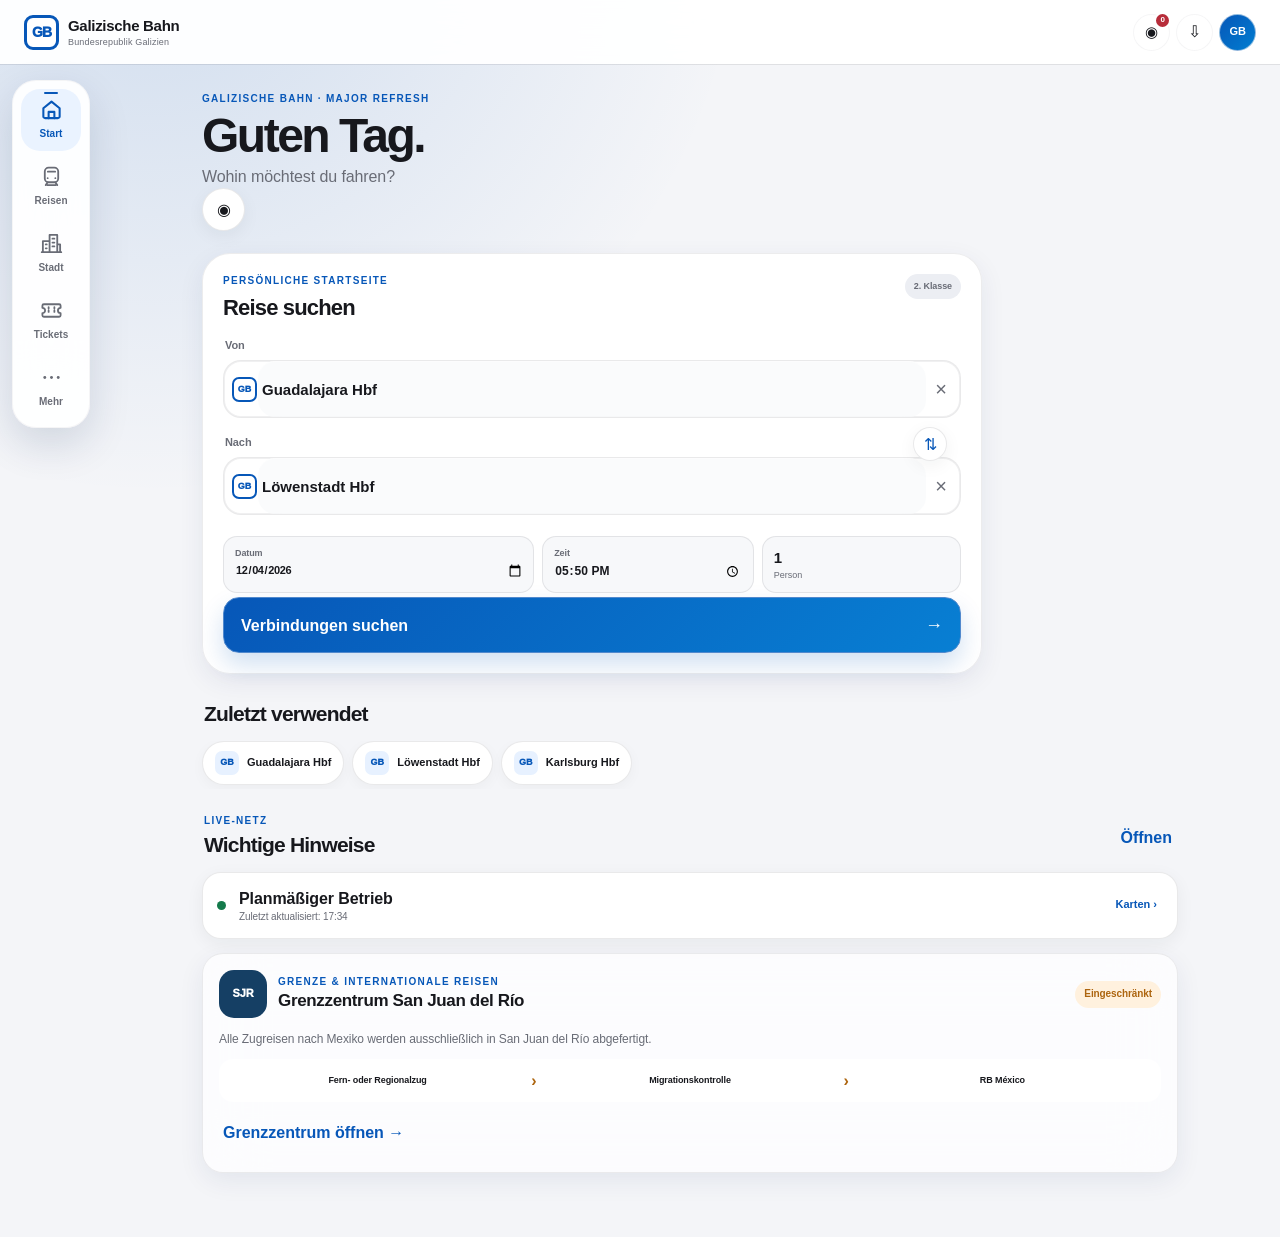
<file: index.html>
<!doctype html>
<html lang="de">
<head>
  <meta charset="utf-8">
  <meta name="viewport" content="width=device-width,initial-scale=1,viewport-fit=cover">
  <meta name="theme-color" content="#0757b8">
  <meta name="description" content="Galizische Bahn v0.9.3.1 – Major Refresh, optimierte Reiseplanung, Offline-Tickets und fahrplanbasierte Live-Reisen.">
  <meta name="apple-mobile-web-app-capable" content="yes">
  <meta name="apple-mobile-web-app-status-bar-style" content="black-translucent">
  <meta name="apple-mobile-web-app-title" content="GBahn">
  <meta name="mobile-web-app-capable" content="yes">
  <meta name="format-detection" content="telephone=no">
  <link rel="manifest" href="./manifest.webmanifest">
  <link rel="apple-touch-icon" href="./icons/apple-touch-icon.png">
  <link rel="apple-touch-startup-image" href="./icons/splash-1179x2556.png" media="(device-width:393px) and (device-height:852px) and (-webkit-device-pixel-ratio:3)">
  <link rel="apple-touch-startup-image" href="./icons/splash-1290x2796.png" media="(device-width:430px) and (device-height:932px) and (-webkit-device-pixel-ratio:3)">
  <link rel="icon" type="image/png" sizes="32x32" href="./icons/favicon-32.png">
  <link rel="stylesheet" href="./app.css?v=0.9.3.1-duo-adaptive1">
  <title>Galizische Bahn</title>
</head>
<body data-release="0.9.3.1">
  <a class="skip-link" href="#mainView">Zum Inhalt springen</a>
  <div class="app-shell">
    <header class="app-header">
      <button id="brandButton" class="brand-button" type="button" aria-label="Startseite">
        <span class="brand-logo" aria-hidden="true"><i></i><i></i><b></b><b></b><b></b></span>
        <span><strong>Galizische Bahn</strong><small>Bundesrepublik Galizien</small></span>
      </button>
      <div class="header-actions">
        <button id="notificationButton" class="circle-button notification-button" type="button" aria-label="Mitteilungen"><span aria-hidden="true">◉</span><i id="notificationCount" hidden></i></button><span id="onlineBadge" class="online-badge"></span>
        <button id="installButton" class="circle-button" type="button" hidden aria-label="Installieren">⇩</button>
        <button id="avatarButton" class="avatar-button" type="button">DJ</button>
      </div>
    </header>
    <main id="mainView" class="main-view" tabindex="-1" aria-live="polite"></main>
    <nav class="bottom-nav" aria-label="Hauptnavigation">
      <button class="nav-button active" data-route="home" type="button"><span class="nav-icon"><svg viewBox="0 0 24 24" aria-hidden="true"><path d="M3.5 10.7 12 3.8l8.5 6.9v8.5a1.8 1.8 0 0 1-1.8 1.8H5.3a1.8 1.8 0 0 1-1.8-1.8z"/><path d="M9 21v-6.5h6V21"/></svg></span><small data-copy="navHome">Start</small></button>
      <button class="nav-button" data-route="travel" type="button"><span class="nav-icon"><svg viewBox="0 0 24 24" aria-hidden="true"><rect x="5" y="2.8" width="14" height="15.2" rx="4"/><path d="M8.2 7h7.6M8 13.7h.01M16 13.7h.01M8 18l-2 3M16 18l2 3M8 21h8"/></svg></span><small data-copy="navTravel">Reisen</small></button>
      <button class="nav-button" data-route="city" type="button"><span class="nav-icon"><svg viewBox="0 0 24 24" aria-hidden="true"><path d="M3 21V9.5h7V21M10 21V3h8v18M18 21v-8h3v8M1.8 21h20.4"/><path d="M6 13h1M6 17h1M13 7h2M13 11h2M13 15h2"/></svg></span><small data-copy="navCity">Stadt</small></button>
      <button class="nav-button" data-route="tickets" type="button"><span class="nav-icon"><svg viewBox="0 0 24 24" aria-hidden="true"><path d="M4 5.5h16a1.5 1.5 0 0 1 1.5 1.5v2.2a2.8 2.8 0 0 0 0 5.6V17a1.5 1.5 0 0 1-1.5 1.5H4A1.5 1.5 0 0 1 2.5 17v-2.2a2.8 2.8 0 0 0 0-5.6V7A1.5 1.5 0 0 1 4 5.5Z"/><path d="M9 8.5v7M15 8.5v7" stroke-dasharray="1.5 2"/></svg></span><small data-copy="navTickets">Tickets</small></button>
      <button class="nav-button" data-route="more" type="button"><span class="nav-icon"><svg viewBox="0 0 24 24" aria-hidden="true"><circle cx="5" cy="12" r="1.5"/><circle cx="12" cy="12" r="1.5"/><circle cx="19" cy="12" r="1.5"/></svg></span><small data-copy="navMore">Mehr</small></button>
    </nav>
  </div>
  <div id="modalRoot"></div>
  <div id="toastRoot" class="toast-root" aria-live="polite"></div>
  <div id="updateBanner" class="update-banner" hidden></div>
  <noscript>Diese Anwendung benötigt JavaScript.</noscript>
  <script type="module" src="./app.js?v=0.9.3.1-duo-adaptive1"></script>
</body>
</html>
</file>
<file: app.css>
:root{--bg:#f2f3f6;--surface:#fff;--surface2:#f7f7fa;--text:#18181c;--muted:#70717a;--line:rgba(30,30,35,.11);--brand:#7e1731;--brand2:#b72d50;--brandSoft:#f5e5ea;--gold:#d1a33c;--green:#16804b;--greenSoft:#e4f4eb;--orange:#bd6714;--orangeSoft:#fff0df;--red:#bf303e;--redSoft:#fde9eb;--blue:#2d68a3;--shadow:0 14px 42px rgba(24,24,30,.09);--safeTop:env(safe-area-inset-top,0px);--safeBottom:env(safe-area-inset-bottom,0px)}
html[data-theme=dark]{--bg:#0f0f12;--surface:#19191e;--surface2:#212126;--text:#f4f4f6;--muted:#aaaab2;--line:rgba(255,255,255,.11);--brand:#d34a6c;--brand2:#f06b89;--brandSoft:#351821;--gold:#edc565;--green:#58c989;--greenSoft:#123423;--orange:#f1a350;--orangeSoft:#392818;--red:#f1717b;--redSoft:#3b191d;--blue:#76ace1;--shadow:0 16px 48px rgba(0,0,0,.36)}
*{box-sizing:border-box;-webkit-tap-highlight-color:transparent}html{min-height:100%;background:var(--bg)}body{margin:0;min-height:100%;background:radial-gradient(circle at 10% -10%,color-mix(in srgb,var(--brand) 14%,transparent),transparent 32%),var(--bg);color:var(--text);font-family:-apple-system,BlinkMacSystemFont,"SF Pro Display","Segoe UI",sans-serif;line-height:1.45}button,input,select{font:inherit;color:inherit}button{cursor:pointer}button:focus-visible,input:focus-visible,select:focus-visible{outline:3px solid color-mix(in srgb,var(--brand) 28%,transparent);outline-offset:2px}.app-shell{width:min(100%,720px);min-height:100dvh;margin:auto}.app-header{position:sticky;top:0;z-index:30;display:flex;align-items:center;justify-content:space-between;min-height:calc(68px + var(--safeTop));padding:calc(10px + var(--safeTop)) 17px 10px;background:color-mix(in srgb,var(--surface) 88%,transparent);border-bottom:1px solid var(--line);backdrop-filter:blur(25px) saturate(150%);-webkit-backdrop-filter:blur(25px) saturate(150%)}.brand-button{display:flex;align-items:center;gap:10px;padding:0;border:0;background:none;text-align:left}.brand-button strong,.brand-button small{display:block}.brand-button strong{font-size:16px;letter-spacing:-.02em}.brand-button small{font-size:10px;color:var(--muted)}.brand-logo{position:relative;width:37px;height:37px;flex:none;border-radius:12px;background:linear-gradient(145deg,var(--brand),var(--brand2));box-shadow:0 8px 18px color-mix(in srgb,var(--brand) 25%,transparent)}.brand-logo i{position:absolute;top:8px;bottom:7px;width:3px;border-radius:3px;background:#fff}.brand-logo i:first-child{left:11px}.brand-logo i:nth-child(2){right:11px}.brand-logo b{position:absolute;left:8px;right:8px;height:3px;border-radius:2px;background:var(--gold)}.brand-logo b:nth-child(3){top:12px}.brand-logo b:nth-child(4){top:18px}.brand-logo b:nth-child(5){top:24px}.header-actions{display:flex;align-items:center;gap:8px}.circle-button,.avatar-button{display:grid;place-items:center;width:39px;height:39px;border:1px solid var(--line);border-radius:13px;background:var(--surface);box-shadow:0 5px 15px rgba(0,0,0,.06)}.avatar-button{border:0;background:linear-gradient(145deg,var(--brand),var(--brand2));color:#fff;font-size:12px;font-weight:800}.online-badge{padding:5px 8px;border-radius:999px;background:var(--greenSoft);color:var(--green);font-size:10px;font-weight:800}.online-badge.offline{background:var(--orangeSoft);color:var(--orange)}.main-view{min-height:calc(100dvh - 68px);padding:21px 16px calc(103px + var(--safeBottom))}.bottom-nav{position:fixed;z-index:40;left:50%;bottom:max(10px,var(--safeBottom));transform:translateX(-50%);display:grid;grid-template-columns:repeat(5,1fr);width:min(calc(100% - 22px),680px);padding:8px;border:1px solid var(--line);border-radius:23px;background:color-mix(in srgb,var(--surface) 90%,transparent);box-shadow:var(--shadow);backdrop-filter:blur(25px);-webkit-backdrop-filter:blur(25px)}.nav-button{padding:6px 2px;border:0;border-radius:16px;background:none;color:var(--muted)}.nav-button>span{display:block;height:22px;font-size:21px;line-height:20px;font-weight:800}.nav-button small{font-size:10px;font-weight:700}.nav-button.active{background:var(--brandSoft);color:var(--brand)}.page-header{margin-bottom:18px}.eyebrow{margin:0 0 4px;color:var(--brand);font-size:11px;font-weight:850;letter-spacing:.1em;text-transform:uppercase}h1,h2,h3,p{margin-top:0}h1{margin-bottom:5px;font-size:clamp(29px,8vw,39px);line-height:1.05;letter-spacing:-.045em}h2{font-size:22px;letter-spacing:-.03em}h3{font-size:17px;letter-spacing:-.02em}.subtitle,.muted{color:var(--muted)}.subtitle{margin:0;font-size:14px}.section{margin-top:22px}.section-title{display:flex;align-items:center;justify-content:space-between;gap:12px;margin:0 2px 10px}.section-title h2{margin:0}.card{border:1px solid var(--line);border-radius:22px;background:var(--surface);box-shadow:0 7px 22px rgba(0,0,0,.055)}.hero-card{position:relative;overflow:hidden;padding:21px;border-radius:27px;background:linear-gradient(135deg,#641023,#a62547 63%,#cc5571);color:#fff;box-shadow:0 20px 48px rgba(111,14,39,.26)}.hero-card:after{content:"";position:absolute;right:-80px;bottom:-125px;width:260px;height:260px;border:28px solid rgba(255,255,255,.08);border-radius:50%}.hero-head,.journey-top,.hero-foot,.section-title,.subscription-head{display:flex;align-items:center;justify-content:space-between;gap:10px}.hero-card h2{position:relative;z-index:1;margin:25px 0 17px;font-size:28px}.service-badge{display:inline-flex;align-items:center;min-height:24px;padding:4px 9px;border-radius:999px;color:#fff;background:#3c485d;font-size:11px;font-weight:850}.service-badge.ICE{background:#a71938}.service-badge.IC{background:#38455d}.service-badge.EC{background:#c58a17}.service-badge.RE{background:#367755}.service-badge.IR{background:#457660}.service-badge.NJ{background:#303057}.service-badge.S{background:#3b6e55}.status{font-size:11px;font-weight:850}.status.ok{color:#d7ffe6}.status.warn{color:#ffe0b5}.journey-card .status.ok{color:var(--green)}.journey-card .status.warn{color:var(--orange)}.hero-route,.journey-route{position:relative;z-index:1;display:grid;grid-template-columns:minmax(0,1fr) 60px minmax(0,1fr);gap:10px;align-items:center}.hero-route>span,.journey-route>span{height:2px;background:rgba(255,255,255,.45)}.hero-route strong,.hero-route small,.journey-route strong,.journey-route small{display:block}.hero-route strong{font-size:20px}.hero-route small{color:rgba(255,255,255,.76)}.hero-route>div:last-child,.journey-route>div:last-child{text-align:right}.hero-foot{position:relative;z-index:1;margin-top:18px;padding-top:14px;border-top:1px solid rgba(255,255,255,.18);font-size:12px}.text-on-dark,.link-button{padding:4px;border:0;background:none;color:inherit;font-weight:800}.link-button{color:var(--brand)}.quick-grid{display:grid;grid-template-columns:repeat(4,1fr);gap:9px;margin-top:16px}.quick{min-width:0;padding:12px 5px 10px;border:1px solid var(--line);border-radius:18px;background:var(--surface);box-shadow:0 6px 18px rgba(0,0,0,.05)}.quick b{display:grid;place-items:center;width:36px;height:36px;margin:auto;border-radius:12px;background:var(--brandSoft);color:var(--brand);font-size:18px}.quick span{display:block;margin-top:7px;font-size:10px;font-weight:750}.pass-promo,.active-pass{display:flex;align-items:center;justify-content:space-between;gap:12px;padding:17px}.pass-promo>div,.active-pass>div{display:flex;align-items:center;gap:12px}.pass-promo h3,.active-pass h3{margin-bottom:3px}.pass-promo p,.active-pass p{margin:0;color:var(--muted);font-size:12px}.pass-logo{display:grid;place-items:center;width:48px;height:48px;flex:none;border-radius:16px;background:linear-gradient(145deg,#f1d887,#b78019);color:#3b2a07;font-size:25px;font-weight:950}.pass-promo>strong,.active-pass>strong{white-space:nowrap;color:var(--brand)}.pass-promo>strong small{display:block;color:var(--muted);font-size:9px}.alerts-mini{display:grid;gap:8px}.alert-mini{display:flex;align-items:flex-start;gap:10px;padding:12px 13px;border:1px solid var(--line);border-radius:16px;background:var(--surface)}.alert-mini>span{width:9px;height:9px;margin-top:5px;border-radius:50%;background:var(--orange)}.alert-mini.ok>span{background:var(--green)}.alert-mini strong,.alert-mini small{display:block}.alert-mini small{margin-top:2px;color:var(--muted)}.federal-card{display:flex;align-items:flex-start;gap:13px;padding:16px;background:var(--orangeSoft);border-color:color-mix(in srgb,var(--orange) 24%,transparent)}.federal-card>span{display:grid;place-items:center;min-width:51px;height:34px;border-radius:8px;background:#153f64;color:#fff;font-size:10px;font-weight:950;letter-spacing:.08em}.federal-card h3{margin-bottom:4px}.federal-card p{margin:0;color:var(--muted);font-size:12px}.federal-card.standalone{margin-top:14px}.chips{display:flex;flex-wrap:wrap;gap:6px;margin-top:10px}.chips i{padding:5px 8px;border-radius:999px;background:color-mix(in srgb,var(--surface) 75%,transparent);font-size:10px;font-style:normal;font-weight:750}.search-card{padding:16px}.field{margin-bottom:12px}.field label{display:block;margin:0 0 6px 2px;color:var(--muted);font-size:11px;font-weight:750}.field input,.field select{width:100%;min-height:50px;padding:12px 13px;border:1px solid var(--line);border-radius:15px;background:var(--surface2)}.field input.invalid{border-color:var(--red);box-shadow:0 0 0 2px var(--redSoft)}.field small{display:block;margin:5px 2px 0;color:var(--muted);font-size:10px}.field-grid{display:grid;grid-template-columns:1fr 1fr;gap:10px}.date-field>span{display:flex;width:100%;min-width:0;padding:12px 13px;border:1px solid var(--line);border-radius:15px;background:var(--surface2)}.date-field input{display:block;width:100%;min-width:0;min-height:0;padding:0;border:0;background:transparent}.swap{display:grid;place-items:center;width:41px;height:41px;margin:-4px auto 7px;border:1px solid var(--line);border-radius:13px;background:var(--surface);color:var(--brand);font-size:20px}.primary,.secondary,.danger-button{min-height:48px;padding:12px 16px;border:0;border-radius:15px;font-weight:850}.primary{background:linear-gradient(135deg,var(--brand),var(--brand2));color:#fff;box-shadow:0 10px 24px color-mix(in srgb,var(--brand) 22%,transparent)}.primary.small{min-height:40px;padding:9px 12px}.secondary{border:1px solid var(--line);background:var(--surface2)}.danger-button{background:var(--redSoft);color:var(--red)}.full{width:100%}.button-row{display:grid;grid-template-columns:1fr 1fr;gap:9px;margin-top:15px}.result-list,.ticket-list,.subscription-list,.operation-list,.line-list,.order-list{display:grid;gap:11px}.journey-card{width:100%;padding:16px;border:1px solid var(--line);border-radius:20px;background:var(--surface);box-shadow:0 7px 20px rgba(0,0,0,.05);text-align:left}.journey-route{margin:14px 0}.journey-route>span{background:var(--line)}.journey-route strong{font-size:21px}.journey-route small{max-width:150px;overflow:hidden;color:var(--muted);text-overflow:ellipsis;white-space:nowrap}.journey-bottom{display:flex;align-items:end;justify-content:space-between;gap:10px;color:var(--muted);font-size:11px}.journey-bottom strong{color:var(--text);font-size:18px}.connection-state,.international-row,.night-row{margin-top:10px;padding:7px 9px;border-radius:10px;font-size:11px;font-weight:750}.connection-state.safe{background:var(--greenSoft);color:var(--green)}.connection-state.risk{background:var(--orangeSoft);color:var(--orange)}.connection-state.missed{background:var(--redSoft);color:var(--red)}.international-row{background:#fff3d6;color:#8b5c0f}.night-row{background:#e8e7f7;color:#444070}.timeline{margin:17px 0}.timeline-row{display:grid;grid-template-columns:48px 18px 1fr;gap:10px;min-height:58px}.timeline-row time{font-weight:800}.timeline-row>span{position:relative}.timeline-row>span:after{content:"";position:absolute;left:8px;top:14px;bottom:-7px;width:2px;background:var(--line)}.timeline-row:last-child>span:after{display:none}.timeline-row>span i{position:relative;z-index:1;display:block;width:16px;height:16px;border:4px solid var(--surface);border-radius:50%;background:var(--brand);box-shadow:0 0 0 1px var(--brand)}.timeline-row.border>span i{background:var(--gold);box-shadow:0 0 0 1px var(--gold)}.timeline-row strong,.timeline-row small{display:block}.timeline-row small{margin-top:2px;color:var(--muted)}.fare-list{display:grid;gap:8px}.fare-choice{position:relative;display:grid;grid-template-columns:1fr auto;gap:8px;padding:14px;border:1px solid var(--line);border-radius:16px;background:var(--surface2)}.fare-choice.selected{border-color:var(--brand);box-shadow:0 0 0 2px var(--brandSoft)}.fare-choice input{position:absolute;opacity:0}.fare-choice strong,.fare-choice small{display:block}.fare-choice small{color:var(--muted)}.fare-choice b{color:var(--brand)}.checkout-progress{display:grid;grid-template-columns:repeat(4,1fr);gap:7px;margin-bottom:17px}.checkout-progress span{display:grid;place-items:center;height:6px;border-radius:999px;background:var(--line);font-size:0}.checkout-progress span.active{background:var(--brand)}.seat-legend{display:flex;flex-wrap:wrap;gap:11px;margin-bottom:12px;color:var(--muted);font-size:11px}.seat-legend span{display:flex;align-items:center;gap:5px}.seat-legend i{width:13px;height:13px;border-radius:4px;background:var(--surface2);border:1px solid var(--line)}.seat-legend i.occupied{background:#999}.seat-legend i.selected{background:var(--brand)}.coach{padding:15px;border-radius:19px;background:var(--surface2)}.coach-label{text-align:center;color:var(--muted);font-size:11px}.seat-grid{display:grid;grid-template-columns:repeat(4,1fr);gap:8px;max-width:300px;margin:14px auto}.seat{height:40px;border:1px solid var(--line);border-radius:9px;background:var(--surface);font-size:11px;font-weight:800}.seat:nth-of-type(4n+2){margin-right:8px}.seat.occupied{background:#8d8d92;color:#fff;opacity:.55}.seat.selected{background:var(--brand);color:#fff}.table-label{grid-column:1/-1;padding:4px;text-align:center;color:var(--muted);font-size:9px}.cabin-options{display:grid;gap:9px;margin:15px 0}.cabin-option{display:flex;justify-content:space-between;padding:15px;border:1px solid var(--line);border-radius:15px;background:var(--surface2)}.cabin-option.selected{border-color:var(--brand);box-shadow:0 0 0 2px var(--brandSoft)}.check-row,.extra-row{display:flex;align-items:flex-start;gap:10px;padding:12px 0}.check-row input,.extra-row input{width:20px;height:20px;accent-color:var(--brand)}.extras-list{border-top:1px solid var(--line)}.extra-row{border-bottom:1px solid var(--line)}.extra-row span{flex:1}.extra-row strong,.extra-row small{display:block}.extra-row small{color:var(--muted)}.summary-card,.order-total{display:flex;align-items:center;justify-content:space-between;padding:14px;margin:14px 0;border-radius:15px;background:var(--surface2)}.demo-payment{padding:13px;border:1px solid color-mix(in srgb,var(--orange) 35%,transparent);border-radius:15px;background:var(--orangeSoft)}.demo-payment strong{display:inline-block;padding:4px 8px;border-radius:6px;background:var(--orange);color:#fff;font-size:10px}.demo-payment p{margin:7px 0 0;color:var(--orange);font-size:12px;font-weight:750}.payment-progress{margin:12px 0;padding:11px;border-radius:12px;background:var(--surface2);text-align:center;font-weight:800}.payment-progress.success{background:var(--greenSoft);color:var(--green)}.payment-progress.error{background:var(--redSoft);color:var(--red)}.mode-tabs{display:grid;grid-template-columns:1fr 1fr;gap:4px;padding:4px;border-radius:15px;background:var(--surface2)}.mode-tabs button{min-height:40px;border:0;border-radius:12px;background:none;color:var(--muted);font-weight:800}.mode-tabs button.active{background:var(--surface);color:var(--brand);box-shadow:0 3px 12px rgba(0,0,0,.07)}.live-dot{color:var(--green);font-size:11px;font-weight:850}.departure-board{overflow:hidden;border:1px solid var(--line);border-radius:19px;background:var(--surface)}.departure-row{display:grid;grid-template-columns:45px 42px 1fr auto;gap:9px;align-items:center;padding:11px;border-bottom:1px solid var(--line)}.departure-row:last-child{border-bottom:0}.departure-row time{font-weight:850}.departure-row strong,.departure-row small{display:block}.departure-row small{color:var(--muted);font-size:10px}.departure-row>b{font-size:10px;color:var(--brand)}.line-pill{display:inline-grid;place-items:center;min-width:38px;height:27px;padding:0 7px;border-radius:8px;background:var(--line);color:#fff;font-size:11px;font-weight:900}.line-pill:before{content:"";position:absolute}.line-pill{background:var(--line,color-mix(in srgb,var(--brand) 80%,#000))}.line-pill.big{width:52px;height:38px;font-size:15px}.urban-line{display:grid;grid-template-columns:45px 1fr auto;gap:10px;align-items:center;padding:12px;border:1px solid var(--line);border-radius:16px;background:var(--surface);text-align:left}.urban-line strong,.urban-line small{display:block}.urban-line small{color:var(--muted)}.urban-planner{padding:16px}.urban-result{margin-top:15px;padding-top:15px;border-top:1px solid var(--line)}.urban-summary{display:flex;justify-content:space-between;margin-bottom:12px}.urban-step{display:grid;grid-template-columns:45px 1fr;gap:10px;align-items:center;padding:10px 0}.urban-step strong,.urban-step small{display:block}.urban-step small{color:var(--muted)}.transfer{margin-left:19px;padding:5px 0 5px 34px;border-left:2px dotted var(--line);color:var(--muted);font-size:11px}.urban-products{display:grid;grid-template-columns:1fr 1fr;gap:9px}.urban-products button{display:flex;flex-direction:column;justify-content:space-between;min-height:116px;padding:14px;border:1px solid var(--line);border-radius:17px;background:var(--surface);text-align:left}.urban-products strong,.urban-products small{display:block}.urban-products small{margin-top:4px;color:var(--muted)}.urban-products b{color:var(--brand);font-size:19px}.line-header{display:flex;align-items:center;gap:12px}.line-header strong,.line-header small{display:block}.line-header small{color:var(--muted)}.urban-timeline{margin-top:16px}.urban-timeline>div{display:grid;grid-template-columns:18px 1fr auto;gap:9px;min-height:43px}.urban-timeline>div>span{position:relative}.urban-timeline>div>span:before{content:"";position:absolute;left:4px;top:4px;width:9px;height:9px;border-radius:50%;background:var(--brand)}.urban-timeline>div>span:after{content:"";position:absolute;left:8px;top:13px;bottom:0;width:2px;background:var(--brand)}.urban-timeline>div:last-child>span:after{display:none}.urban-timeline small{color:var(--muted)}.subscription-option{padding:17px;border:1px solid var(--line);border-radius:20px;background:var(--surface)}.subscription-head h3{margin-bottom:3px}.subscription-head p{margin:0;color:var(--muted);font-size:11px}.subscription-head>strong{color:var(--brand);font-size:21px}.subscription-head>strong small{display:block;color:var(--muted);font-size:9px}.subscription-option ul{padding-left:20px;color:var(--muted);font-size:12px}.warning-copy{margin:8px 0;color:var(--orange);font-size:11px}.subscription-summary{display:flex;align-items:center;gap:12px;margin-bottom:16px}.subscription-summary div{flex:1}.subscription-summary h3{margin-bottom:3px}.subscription-summary p{margin:0;color:var(--muted);font-size:11px}.ticket-summary{display:flex;align-items:center;justify-content:space-between;gap:10px;width:100%;padding:15px;border:1px solid var(--line);border-radius:18px;background:var(--surface);text-align:left}.ticket-summary h3{margin:8px 0 3px}.ticket-summary p{margin:0;color:var(--muted)}.ticket-summary>div:last-child{text-align:right}.ticket-summary>div:last-child strong,.ticket-summary>div:last-child small{display:block}.ticket-summary>div:last-child small{color:var(--muted)}.empty{padding:30px;text-align:center}.empty>b{display:grid;place-items:center;width:66px;height:66px;margin:auto auto 15px;border-radius:20px;background:var(--brandSoft);color:var(--brand);font-size:28px}.digital-ticket{padding:19px;border:1px solid var(--line);border-radius:24px;background:var(--surface)}.digital-ticket.international-ticket{border-top:5px solid var(--gold)}.ticket-brand{color:var(--brand);font-size:11px;font-weight:950;letter-spacing:.09em}.ticket-service{display:flex;align-items:center;justify-content:space-between;margin-top:15px}.digital-route{display:grid;grid-template-columns:1fr auto 1fr;gap:10px;align-items:center;padding:21px 0}.digital-route>div:last-child{text-align:right}.digital-route strong,.digital-route small{display:block}.digital-route strong{font-size:24px}.digital-route small{color:var(--muted)}.ticket-data{display:grid;grid-template-columns:1fr 1fr;gap:10px;padding:14px 0;border-top:1px dashed var(--line);border-bottom:1px dashed var(--line)}.ticket-data small,.ticket-data strong{display:block}.ticket-data small{color:var(--muted);font-size:9px;text-transform:uppercase}.security-animation{height:9px;margin:16px 0;border-radius:999px;background:linear-gradient(90deg,var(--brand),var(--gold),var(--brand));background-size:200% 100%;animation:security 2s linear infinite}.digital-ticket canvas{display:block;width:180px;height:180px;margin:15px auto;border:10px solid #fff;border-radius:12px;background:#fff;image-rendering:pixelated}.digital-ticket code{display:block;text-align:center;color:var(--muted);font-size:10px}@keyframes security{to{background-position:200% 0}}.profile-card{padding:18px}.profile-head{display:flex;align-items:center;gap:13px}.profile-head>span{display:grid;place-items:center;width:62px;height:62px;border-radius:20px;background:linear-gradient(145deg,var(--brand),var(--brand2));color:#fff;font-size:19px;font-weight:900}.profile-head h2{margin-bottom:2px}.profile-head p{margin:0;color:var(--muted)}.gold-card{min-height:160px;margin-top:16px;padding:19px;border-radius:21px;background:linear-gradient(135deg,#f0d783,#c8962c 65%,#a47012);color:#392a0b}.gold-card small,.gold-card strong{display:block}.gold-card strong{margin-top:82px;letter-spacing:.1em}.stats{display:grid;grid-template-columns:repeat(3,1fr);gap:8px;margin-top:11px}.stats>div{padding:12px 7px;border-radius:14px;background:var(--surface2);text-align:center}.stats strong,.stats small{display:block}.stats small{color:var(--muted);font-size:9px}.setting-row,.order-row{display:flex;align-items:center;gap:11px;padding:14px}.setting-row>span{display:grid;place-items:center;width:39px;height:39px;border-radius:12px;background:var(--brandSoft);color:var(--brand)}.setting-row div{flex:1}.setting-row strong,.setting-row small{display:block}.setting-row small{color:var(--muted)}.order-row{justify-content:space-between}.order-row strong,.order-row small{display:block}.order-row small{color:var(--muted)}.settings{overflow:hidden}.settings button{display:grid;grid-template-columns:38px 1fr auto;gap:10px;align-items:center;width:100%;padding:13px;border:0;border-bottom:1px solid var(--line);background:none;text-align:left}.settings button:last-child{border-bottom:0}.settings button>span{display:grid;place-items:center;width:36px;height:36px;border-radius:11px;background:var(--brandSoft);color:var(--brand)}.settings button strong,.settings button small{display:block}.settings button small{color:var(--muted)}.settings.simple button{grid-template-columns:1fr auto}.build-note{text-align:center;color:var(--muted);font-size:10px}.operation-summary{display:grid;grid-template-columns:1fr 1fr;gap:9px}.metric{position:relative;padding:14px;border:1px solid var(--line);border-radius:17px;background:var(--surface)}.metric small,.metric strong{display:block}.metric small{color:var(--muted)}.metric i{position:absolute;right:13px;top:13px;width:9px;height:9px;border-radius:50%}.metric i.ok{background:var(--green)}.metric i.warn{background:var(--orange)}.metric i.bad{background:var(--red)}.operation-card{display:flex;gap:12px;padding:15px}.operation-card>span{width:10px;height:10px;margin-top:5px;border-radius:50%;background:var(--orange)}.operation-card.ok>span{background:var(--green)}.operation-card h3{margin-bottom:4px}.operation-card p{margin:0;color:var(--muted);font-size:12px}.connection-demo{padding:17px}.connection-times{display:grid;grid-template-columns:1fr auto 1fr;gap:10px;align-items:center}.connection-times>div{padding:12px;border-radius:14px;background:var(--surface2);text-align:center}.connection-times small,.connection-times strong{display:block}.connection-times>b{color:var(--red)}.map-card{overflow:hidden}.rail-map{display:block;width:100%;height:auto;min-height:490px;background:linear-gradient(rgba(120,120,120,.05) 1px,transparent 1px),linear-gradient(90deg,rgba(120,120,120,.05) 1px,transparent 1px);background-size:28px 28px}.rail-line{stroke-width:6;stroke-linecap:round;opacity:.78}.rail-line.ICE{stroke:#a71938}.rail-line.IC{stroke:#3c485d}.rail-line.RE{stroke:#3b7c57}.rail-line.EC{stroke:#c58a17}.rail-line.S{stroke:#704bb5}.map-station{cursor:pointer}.map-station{pointer-events:all}.map-station .map-hit{fill:transparent;stroke:none}.map-station .map-dot{fill:var(--surface);stroke:var(--brand);stroke-width:4}.map-station.mexico .map-dot{stroke:var(--gold)}.map-station text{fill:var(--text);font-size:11px;font-weight:750;paint-order:stroke;stroke:var(--surface);stroke-width:4px}.map-train{fill:var(--gold);stroke:var(--surface);stroke-width:4}.map-legend{display:flex;flex-wrap:wrap;gap:10px;padding:13px}.map-legend span{display:flex;align-items:center;gap:5px;font-size:10px}.map-legend i{width:16px;height:5px;border-radius:3px}.map-legend i.ICE{background:#a71938}.map-legend i.IC{background:#3c485d}.map-legend i.RE{background:#3b7c57}.map-legend i.EC{background:#c58a17}.live-card{padding:4px}.live-svg{display:block;width:100%;height:auto;margin-top:12px;border-radius:17px;background:var(--surface2)}.live-svg path{fill:none;stroke:#a71938;stroke-width:8;stroke-linecap:round}.live-svg circle:not(.map-train){fill:var(--surface);stroke:#a71938;stroke-width:4}.live-svg text{fill:var(--text);font-size:11px;font-weight:750}.progress{height:9px;margin:14px 0;border-radius:999px;background:var(--surface2);overflow:hidden}.progress i{display:block;height:100%;background:linear-gradient(90deg,var(--brand),var(--gold))}.live-stats{display:grid;grid-template-columns:repeat(3,1fr);gap:8px}.live-stats>div{padding:11px 7px;border-radius:13px;background:var(--surface2);text-align:center}.live-stats small,.live-stats strong{display:block}.live-stats small{color:var(--muted);font-size:8px}.modal-backdrop{position:fixed;z-index:80;inset:0;display:grid;align-items:end;padding:18px 11px max(12px,var(--safeBottom));background:rgba(0,0,0,.43);backdrop-filter:blur(7px);-webkit-backdrop-filter:blur(7px)}.modal-sheet{width:min(100%,650px);max-height:90dvh;margin:auto;overflow-y:auto;border:1px solid var(--line);border-radius:27px;background:var(--surface);box-shadow:0 30px 80px rgba(0,0,0,.3);animation:sheet .22s ease}.modal-sheet>header{position:sticky;top:0;z-index:3;display:flex;align-items:center;justify-content:space-between;padding:14px 16px;border-bottom:1px solid var(--line);background:color-mix(in srgb,var(--surface) 90%,transparent);backdrop-filter:blur(20px)}.modal-sheet>header h2{margin:0;font-size:19px}.modal-sheet>header button{display:grid;place-items:center;width:36px;height:36px;border:0;border-radius:11px;background:var(--surface2);font-size:18px}.modal-content{padding:16px}.toast-root{position:fixed;z-index:120;left:50%;bottom:calc(96px + var(--safeBottom));width:min(calc(100% - 30px),520px);transform:translateX(-50%);pointer-events:none}.toast{margin-top:7px;padding:12px 14px;border-radius:14px;background:rgba(20,20,24,.94);color:#fff;box-shadow:0 10px 30px rgba(0,0,0,.25);font-size:12px;font-weight:750}.error-text{color:var(--red)}@keyframes sheet{from{transform:translateY(25px);opacity:0}to{transform:none;opacity:1}}@media(min-width:660px){.main-view{padding-left:24px;padding-right:24px}.modal-backdrop{align-items:center}.quick-grid{gap:12px}}@media(max-width:380px){.field-grid{grid-template-columns:1fr}.quick-grid{grid-template-columns:1fr 1fr}.departure-row{grid-template-columns:42px 38px 1fr}.departure-row>b{display:none}}@media(prefers-reduced-motion:reduce){*,*:before,*:after{animation-duration:.01ms!important;transition-duration:.01ms!important;scroll-behavior:auto!important}}

.main-view:focus{outline:none}.connection-demo.missed{margin-bottom:16px;background:var(--redSoft);border-color:color-mix(in srgb,var(--red) 25%,transparent)}

/* v0.6.1 UX patch */
body.modal-open{overflow:hidden}.modal-sheet>header button:disabled,.checkout-actions button:disabled{opacity:.45;cursor:not-allowed}.checkout-actions{position:sticky;bottom:-16px;z-index:2;display:grid;grid-template-columns:auto 1fr 1.25fr;gap:8px;margin:18px -16px -16px;padding:12px 16px calc(12px + var(--safeBottom));border-top:1px solid var(--line);background:color-mix(in srgb,var(--surface) 94%,transparent);backdrop-filter:blur(22px);-webkit-backdrop-filter:blur(22px)}.checkout-actions .cancel-action{min-height:46px;padding:0 12px;border:0;background:transparent;color:var(--red);font-weight:800}.checkout-actions .secondary,.checkout-actions .primary{min-width:0}.review-strip{display:flex;align-items:center;justify-content:space-between;gap:12px;margin-bottom:12px;padding:12px 14px;border-radius:14px;background:var(--brandSoft)}.review-strip span{color:var(--muted);font-size:12px}.review-strip strong{color:var(--brand);font-size:17px}.cancel-confirm{text-align:center}.cancel-symbol{display:grid;place-items:center;width:64px;height:64px;margin:4px auto 15px;border-radius:22px;background:var(--redSoft);color:var(--red);font-size:32px;font-weight:500}.cancel-confirm h3{font-size:21px}.cancel-confirm p{color:var(--muted)}.cancel-actions{display:grid;gap:9px;margin-top:18px}.language-help{margin-bottom:14px;color:var(--muted)}.language-list{display:grid;gap:9px}.language-option{display:grid;grid-template-columns:44px 1fr 32px;align-items:center;gap:12px;width:100%;min-height:64px;padding:10px 12px;border:1px solid var(--line);border-radius:17px;background:var(--surface);text-align:left}.language-option.selected{border-color:var(--brand);background:var(--brandSoft);box-shadow:0 0 0 2px color-mix(in srgb,var(--brand) 13%,transparent)}.language-code{display:grid;place-items:center;width:42px;height:42px;border-radius:13px;background:var(--surface2);color:var(--brand);font-weight:900}.language-option.selected .language-code{background:var(--brand);color:#fff}.language-copy strong,.language-copy small{display:block}.language-copy small{margin-top:2px;color:var(--muted)}.language-check{display:grid;place-items:center;width:26px;height:26px;border-radius:50%;color:#fff;background:transparent;font-weight:900}.language-option.selected .language-check{background:var(--brand)}.modal-bottom-cancel{margin-top:14px}.setting-icon{font-size:16px}.update-banner{position:fixed;z-index:140;left:50%;top:calc(10px + var(--safeTop));transform:translateX(-50%);display:flex;align-items:center;gap:10px;width:min(calc(100% - 24px),560px);padding:10px 12px;border:1px solid rgba(255,255,255,.15);border-radius:16px;background:rgba(24,24,28,.94);color:#fff;box-shadow:0 12px 35px rgba(0,0,0,.3);backdrop-filter:blur(18px)}.update-banner[hidden]{display:none}.update-banner span{flex:1;font-size:12px;font-weight:750}.update-banner button{min-height:34px;padding:6px 10px;border:0;border-radius:10px;background:#fff;color:#161619;font-size:11px;font-weight:850}.payment-progress:not([hidden]){display:block}.field input.invalid,.field select.invalid{border-color:var(--red);box-shadow:0 0 0 2px var(--redSoft)}@media(max-width:390px){.checkout-actions{grid-template-columns:1fr 1fr}.checkout-actions .cancel-action{grid-column:1/-1;order:3}.language-option{grid-template-columns:40px 1fr 28px}.brand-button strong{font-size:15px}}
/* v0.7.1 — quality, journey state and ticket management */
.home-title{margin-bottom:14px}.home-search-card{padding:17px}.home-search-card h2{margin-bottom:14px}.compact-route-fields{display:grid;grid-template-columns:minmax(0,1fr) 42px minmax(0,1fr);align-items:end;gap:8px}.compact-route-fields .field{margin:0}.swap.compact{width:40px;height:50px;margin:0 0 1px}.home-search-meta{display:grid;grid-template-columns:1fr 1fr;gap:9px;margin:12px 0}.home-search-meta label{display:block;padding:10px 12px;border:1px solid var(--line);border-radius:14px;background:var(--surface2)}.home-search-meta span{display:block;color:var(--muted);font-size:10px;font-weight:750}.home-search-meta input{width:100%;min-height:24px;padding:0;border:0;background:transparent}.compact-hero{padding:18px}.compact-hero .hero-route{margin-top:18px}.home-alerts{margin-top:9px}.border-flow-card{margin-top:14px;padding:16px;background:linear-gradient(145deg,color-mix(in srgb,var(--orangeSoft) 86%,var(--surface)),var(--surface));border-color:color-mix(in srgb,var(--orange) 24%,var(--line))}.border-flow-head{display:grid;grid-template-columns:auto 1fr auto;align-items:center;gap:11px}.border-flow-head h3,.border-flow-head p{margin:0}.border-icon{display:grid;place-items:center;width:48px;height:48px;border-radius:15px;background:#153f64;color:#fff;font-size:11px;font-weight:950}.border-status{padding:6px 9px;border-radius:999px;background:var(--orangeSoft);color:var(--orange);font-size:10px;font-weight:850}.border-flow-card>p{margin:13px 0 10px;color:var(--muted);font-size:12px}.border-flow-steps{display:grid;grid-template-columns:1fr auto 1fr auto 1fr;align-items:center;gap:5px;margin-bottom:8px;padding:10px;border-radius:14px;background:color-mix(in srgb,var(--surface) 76%,transparent);text-align:center}.border-flow-steps span{font-size:9px;font-weight:800}.border-flow-steps b{color:var(--orange)}
.travel-warning{text-align:center}.warning-seal{display:grid;place-items:center;width:62px;height:62px;margin:4px auto 12px;border-radius:20px;background:#153f64;color:#fff;font-size:20px;font-weight:950;box-shadow:0 12px 24px rgba(21,63,100,.22)}.travel-warning h2{margin-bottom:10px;font-size:24px}.travel-warning>p:not(.eyebrow){color:var(--muted)}.warning-route{display:grid;grid-template-columns:1fr auto 1fr;align-items:center;gap:8px;margin:17px 0;padding:13px;border-radius:15px;background:var(--surface2);font-size:11px;font-weight:800}.warning-route span:last-child{text-align:right}.warning-actions{display:grid;grid-template-columns:1fr 1.35fr;gap:9px;margin-top:16px}.official-advisory-inline{margin:14px 0;padding:13px 14px;border:1px solid color-mix(in srgb,var(--red) 24%,var(--line));border-radius:15px;background:var(--redSoft)}.official-advisory-inline strong{color:var(--red)}.official-advisory-inline p{margin:4px 0 0;font-size:12px}.border-notice{background:var(--orangeSoft)}
.journey-card.international-journey{border-color:color-mix(in srgb,var(--orange) 28%,var(--line))}.journey-facts{display:flex;flex-wrap:wrap;align-items:center;gap:7px;margin-top:11px;color:var(--muted);font-size:10px}.journey-facts>span:not(.occupancy){padding:5px 7px;border-radius:999px;background:var(--surface2)}.occupancy{display:inline-flex;align-items:center;gap:5px;padding:5px 7px;border-radius:999px;background:var(--surface2);color:var(--muted);font-size:9px;font-weight:800}.occupancy i{width:7px;height:7px;border-radius:50%;background:var(--orange)}.occupancy.low i{background:var(--green)}.occupancy.high i{background:var(--red)}.border-route-summary{display:grid;grid-template-columns:1fr auto;gap:3px 10px;margin:12px -3px 0;padding:11px 12px;border-radius:14px;background:var(--orangeSoft);text-align:left}.border-route-summary span{font-size:11px;font-weight:850}.border-route-summary b{font-size:10px;color:var(--orange)}.border-route-summary small{grid-column:1/-1;color:var(--muted)}.journey-bottom strong small{display:block;color:var(--green);font-size:8px;text-transform:uppercase}.journey-bottom .connection-state{display:inline-block;margin:0;padding:4px 7px;border-radius:999px;font-size:9px;font-style:normal}.international-timeline{display:grid;gap:7px;margin:15px 0}.segment-card{padding:14px;border:1px solid var(--line);border-radius:18px;background:var(--surface2)}.segment-head{display:flex;justify-content:space-between;align-items:center;gap:8px}.segment-route{display:grid;grid-template-columns:1fr 45px 1fr;align-items:center;gap:8px;margin-top:12px}.segment-route>span{height:2px;background:var(--line)}.segment-route strong,.segment-route small{display:block}.segment-route small{color:var(--muted);font-size:10px}.segment-route>div:last-child{text-align:right}.segment-note{margin:10px 0 0;color:var(--muted);font-size:10px}.border-process{display:grid;grid-template-columns:50px 1fr;gap:12px;padding:15px;border:1px solid color-mix(in srgb,var(--orange) 28%,var(--line));border-radius:18px;background:var(--orangeSoft)}.border-process-icon{display:grid;place-items:center;width:50px;height:50px;border-radius:15px;background:#153f64;color:#fff;font-size:11px;font-weight:950}.border-process h3,.border-process p{margin-bottom:3px}.border-process>div:last-child>p:not(.eyebrow){color:var(--muted);font-size:11px}.mandatory-transfer-marker{text-align:center;color:var(--orange);font-size:10px;font-weight:850}.detail-section{margin:18px 0}.detail-section .section-title h3{margin:0}.composition-strip{display:flex;gap:6px;overflow-x:auto;padding:2px 1px 7px;scrollbar-width:none}.composition-strip::-webkit-scrollbar{display:none}.composition-strip>div{position:relative;min-width:87px;padding:10px;border:1px solid var(--line);border-radius:13px;background:var(--surface2)}.composition-strip b,.composition-strip span{display:block}.composition-strip span{margin-top:3px;color:var(--muted);font-size:8px}.composition-strip i{position:absolute;right:8px;top:9px;width:7px;height:7px;border-radius:50%;background:var(--orange)}.composition-strip i.low{background:var(--green)}.composition-strip i.high{background:var(--red)}.service-badge.RB{background:#276d57}
.city-picker{margin-bottom:11px}.city-action-tabs{display:grid;grid-template-columns:repeat(3,1fr);gap:8px}.city-action-tabs button{min-height:68px;padding:8px;border:1px solid var(--line);border-radius:17px;background:var(--surface);color:var(--muted)}.city-action-tabs b,.city-action-tabs span{display:block}.city-action-tabs b{font-size:20px}.city-action-tabs span{margin-top:4px;font-size:10px;font-weight:800}.city-action-tabs button.active{border-color:var(--brand);background:var(--brandSoft);color:var(--brand)}.compact-tabs{margin-top:10px}.city-content{margin-top:14px}.urban-network-card{overflow:hidden;padding:6px}.urban-map-scroll{overflow-x:auto;border-radius:17px;background:linear-gradient(rgba(120,120,120,.05) 1px,transparent 1px),linear-gradient(90deg,rgba(120,120,120,.05) 1px,transparent 1px);background-size:26px 26px}.urban-schematic{display:block;min-width:720px;width:100%;height:auto}.urban-map-line{cursor:pointer}.urban-map-line .line-label{fill:#fff;font-size:13px;font-weight:900}.urban-stop{fill:var(--surface);stroke-width:4}.stop-label{fill:var(--text);font-size:9px;font-weight:700;paint-order:stroke;stroke:var(--surface);stroke-width:3px}.city-line-list{margin-top:10px}.single-line-map{position:relative;display:flex;justify-content:space-between;gap:3px;margin:18px 0 22px;padding-top:4px}.single-line-map>span{position:absolute;left:10px;right:10px;top:12px;height:6px;border-radius:5px;background:var(--line)}.single-line-map>div{position:relative;z-index:1;width:100%;text-align:center}.single-line-map i{display:block;width:17px;height:17px;margin:auto;border:4px solid var(--line);border-color:var(--line);border-radius:50%;background:var(--surface)}.single-line-map small{display:block;margin-top:7px;font-size:8px;line-height:1.15}
.more-grid{display:grid;gap:9px}.more-card{display:grid;grid-template-columns:48px 1fr auto;align-items:center;gap:12px;width:100%;padding:13px;border:1px solid var(--line);border-radius:19px;background:var(--surface);box-shadow:0 7px 20px rgba(0,0,0,.045);text-align:left}.more-card>span{display:grid;place-items:center;width:48px;height:48px;border-radius:15px;background:var(--brandSoft);color:var(--brand);font-size:18px;font-weight:900}.more-card.border>span{background:#153f64;color:#fff;font-size:10px}.more-card strong,.more-card small{display:block}.more-card small{margin-top:3px;color:var(--muted);font-size:10px}.more-card>b{color:var(--muted);font-size:22px}.back-link{display:block;margin:0 0 8px;padding:3px 0;border:0;background:none;color:var(--brand);font-size:12px;font-weight:800}
.border-status-hero{padding:18px;border-radius:25px;background:linear-gradient(135deg,#153f64,#27698c);color:#fff;box-shadow:0 18px 42px rgba(21,63,100,.23)}.border-status-hero>div:first-child{display:flex;align-items:end;justify-content:space-between;gap:10px}.border-status-hero small{color:rgba(255,255,255,.72)}.border-status-hero h2{margin:3px 0 0}.border-status-hero>span{display:inline-block;margin-top:10px;padding:6px 9px;border-radius:999px;background:rgba(255,255,255,.14);font-size:10px;font-weight:850}.border-metrics{display:grid;grid-template-columns:repeat(3,1fr);gap:7px;margin-top:16px}.border-metrics>div{padding:10px 7px;border-radius:14px;background:rgba(255,255,255,.11);text-align:center}.border-metrics strong,.border-metrics small{display:block}.border-metrics small{font-size:8px}.official-advisory{display:grid;grid-template-columns:64px 1fr;gap:14px;margin-top:13px;padding:16px;border:1px solid color-mix(in srgb,var(--red) 24%,var(--line));border-radius:20px;background:var(--redSoft)}.official-advisory .warning-seal{width:54px;height:54px;margin:0;border-radius:16px}.official-advisory h3{margin-bottom:5px}.official-advisory p{margin:0;color:var(--muted);font-size:11px}.direction-cards{display:grid;gap:9px}.direction-card{padding:16px}.direction-card h3{margin-bottom:9px}.direction-card ol{margin:0;padding-left:20px}.direction-card li{padding:4px 0;color:var(--muted);font-size:12px}.documents-card{padding:16px}.document-grid{display:grid;grid-template-columns:1fr 1fr;gap:8px}.document-grid span{padding:10px;border-radius:13px;background:var(--surface2);font-size:10px;font-weight:800}.rail-line.RB{stroke:#276d57;stroke-dasharray:12 8}.rail-line.border-link{stroke-width:8}.map-legend i.RB{background:#276d57}.border-ring{fill:none;stroke:var(--orange);stroke-width:4;stroke-dasharray:4 3}.map-station.border-hub .map-dot{stroke:#153f64}
@media(max-width:390px){.compact-route-fields{grid-template-columns:1fr 38px 1fr}.compact-route-fields select{padding-left:8px;padding-right:6px;font-size:11px}.border-flow-head{grid-template-columns:auto 1fr}.border-flow-head .border-status{grid-column:2}.border-flow-steps{grid-template-columns:1fr auto 1fr}.border-flow-steps span:last-child,.border-flow-steps b:last-of-type{display:none}.warning-actions{grid-template-columns:1fr}.segment-route{grid-template-columns:1fr 28px 1fr}.official-advisory{grid-template-columns:50px 1fr}.official-advisory .warning-seal{width:46px;height:46px}.border-metrics{grid-template-columns:1fr}.document-grid{grid-template-columns:1fr}.bottom-nav{padding:7px}.nav-button small{font-size:9px}}
.home-search-meta label,.home-search-meta input{min-width:0;max-width:100%}.home-search-meta label{overflow:hidden}.home-search-meta input{font-size:12px}

/* v0.7.1 — Quality & Journey Update */
.resume-purchase{display:grid;grid-template-columns:44px minmax(0,1fr) auto;align-items:center;gap:12px;margin-bottom:14px;padding:14px;animation:gbSlideIn .28s ease-out}.resume-purchase>span{display:grid;place-items:center;width:44px;height:44px;border-radius:14px;background:var(--brandSoft);color:var(--brand);font-size:22px;font-weight:900}.resume-purchase small,.resume-purchase strong,.resume-purchase p{display:block;margin:0}.resume-purchase small{color:var(--brand);font-size:9px;font-weight:850;text-transform:uppercase}.resume-purchase strong{margin-top:2px;font-size:13px}.resume-purchase p{margin-top:2px;color:var(--muted);font-size:10px}.resume-purchase .primary{min-height:40px;padding:9px 12px;font-size:10px}
.favorite-routes{display:grid;gap:8px}.favorite-routes button{display:grid;grid-template-columns:32px 1fr auto;align-items:center;gap:10px;width:100%;padding:12px;border:1px solid var(--line);border-radius:17px;background:var(--surface);text-align:left}.favorite-routes button>span{color:var(--gold);font-size:18px}.favorite-routes strong,.favorite-routes small{display:block}.favorite-routes small{color:var(--muted);font-size:10px}.favorite-routes button>b{color:var(--muted);font-size:20px}
.favorite-toggle{width:100%;min-height:44px;margin:12px 0;padding:10px 12px;border:1px solid var(--line);border-radius:14px;background:var(--surface2);color:var(--muted);font-weight:800}.favorite-toggle.selected{border-color:color-mix(in srgb,var(--gold) 45%,var(--line));background:color-mix(in srgb,var(--gold) 12%,var(--surface));color:#9a6a00}.favorite-icon{display:grid;place-items:center;width:44px;height:44px;flex:none;border:1px solid var(--line);border-radius:14px;background:var(--surface);color:var(--muted);font-size:22px}.favorite-icon.selected{background:color-mix(in srgb,var(--gold) 13%,var(--surface));color:#a6760c}.city-header,.station-title-row{display:flex;align-items:flex-start;justify-content:space-between;gap:12px}.city-header>div{min-width:0}
.train-facts{display:grid;grid-template-columns:repeat(3,1fr);gap:7px;margin-top:10px}.train-facts span{padding:10px 7px;border-radius:13px;background:var(--surface2);text-align:center}.train-facts small,.train-facts strong{display:block}.train-facts small{color:var(--muted);font-size:8px}.train-facts strong{margin-top:2px;font-size:12px}
.checkout-progress.five{grid-template-columns:repeat(5,1fr)}.checkout-context{display:flex;align-items:center;justify-content:space-between;gap:10px;margin:0 0 13px;padding:9px 11px;border:1px solid var(--line);border-radius:13px;background:var(--surface2);font-size:10px}.checkout-context span{overflow:hidden;text-overflow:ellipsis;white-space:nowrap}.checkout-context b{flex:none;color:var(--brand)}.included-class{display:grid;grid-template-columns:44px 1fr;gap:11px;align-items:center;margin-bottom:11px;padding:12px;border:1px solid color-mix(in srgb,var(--gold) 35%,var(--line));border-radius:16px;background:color-mix(in srgb,var(--gold) 11%,var(--surface))}.included-class>span{display:grid;place-items:center;width:44px;height:44px;border-radius:14px;background:linear-gradient(145deg,#edd481,#b9811a);color:#3b2a07;font-size:19px;font-weight:950}.included-class strong,.included-class p{display:block;margin:0}.included-class p{margin-top:2px;color:var(--muted);font-size:10px}.included-extra{display:grid;grid-template-columns:32px 1fr;gap:10px;align-items:center;padding:12px;border:1px solid var(--line);border-radius:14px;background:var(--greenSoft)}.included-extra>span{display:grid;place-items:center;width:30px;height:30px;border-radius:50%;background:var(--green);color:#fff;font-weight:900}.included-extra strong,.included-extra small{display:block}.included-extra small{color:var(--green);font-size:10px}
.checkout-review{padding:15px;border:1px solid var(--line);border-radius:19px;background:var(--surface2)}.review-route{display:grid;grid-template-columns:auto 1fr;gap:10px;align-items:center;padding-bottom:13px;border-bottom:1px solid var(--line)}.review-route strong,.review-route small{display:block}.review-route small{margin-top:2px;color:var(--muted);font-size:10px}.checkout-review dl{margin:12px 0}.checkout-review dl>div{display:grid;grid-template-columns:38% 1fr;gap:10px;padding:8px 0;border-bottom:1px solid var(--line)}.checkout-review dt{color:var(--muted);font-size:10px}.checkout-review dd{margin:0;text-align:right;font-size:11px;font-weight:750}.review-total{display:flex;align-items:center;justify-content:space-between;padding-top:8px}.review-total strong{color:var(--brand);font-size:21px}
.ticket-tabs{display:flex;overflow-x:auto;padding:3px;scrollbar-width:none}.ticket-tabs::-webkit-scrollbar{display:none}.ticket-tabs button{position:relative;min-width:max-content;padding-left:13px;padding-right:13px}.ticket-tabs button i{display:inline-grid;place-items:center;min-width:18px;height:18px;margin-left:4px;padding:0 4px;border-radius:999px;background:color-mix(in srgb,var(--muted) 12%,transparent);font-size:8px;font-style:normal}.ticket-summary.cancelled{opacity:.76;border-style:dashed}.ticket-summary.cancelled .service-badge{filter:grayscale(.65)}.cancelled-list{animation:gbFadeIn .2s ease-out}.refund-row b{color:var(--green)}
.ticket-status{display:inline-flex;margin:10px 0 3px;padding:5px 8px;border-radius:999px;font-size:9px;font-weight:900;text-transform:uppercase}.ticket-status.good{background:var(--greenSoft);color:var(--green)}.ticket-status.bad{background:var(--redSoft);color:var(--red)}.ticket-primary-actions{display:flex;flex-wrap:wrap;gap:8px;margin-top:13px}.ticket-primary-actions button{flex:1;min-width:95px}.cancelled-ticket-view{filter:none}.security-animation.invalid{background:var(--redSoft)}.invalid-qr{opacity:.28;filter:grayscale(1) blur(.7px)}.invalid-caption{margin:5px 0 0;color:var(--red);font-size:11px;font-weight:850;text-align:center}.cancellation-receipt{display:grid;gap:3px;margin:12px 0;padding:12px;border:1px solid color-mix(in srgb,var(--red) 25%,var(--line));border-radius:15px;background:var(--redSoft)}.cancellation-receipt strong{color:var(--red)}.cancellation-receipt small{color:var(--muted)}
.ticket-action-list{display:grid;gap:8px}.ticket-action-list>button{display:grid;grid-template-columns:44px minmax(0,1fr) auto;align-items:center;gap:11px;width:100%;padding:11px;border:1px solid var(--line);border-radius:16px;background:var(--surface);text-align:left}.ticket-action-list>button>span{display:grid;place-items:center;width:42px;height:42px;border-radius:13px;background:var(--brandSoft);color:var(--brand);font-size:14px;font-weight:900}.ticket-action-list>button strong,.ticket-action-list>button small{display:block}.ticket-action-list>button small{margin-top:2px;color:var(--muted);font-size:9px}.ticket-action-list>button>b{color:var(--muted);font-size:20px}.ticket-action-list .danger-action{border-color:color-mix(in srgb,var(--red) 24%,var(--line));background:var(--redSoft)}.ticket-action-list .danger-action>span{background:var(--red);color:#fff}.ticket-action-list .danger-action strong{color:var(--red)}
.full-qr-view{text-align:center}.full-qr-view canvas{display:block;width:min(100%,310px);height:auto;margin:0 auto 12px;border:12px solid #fff;border-radius:20px;box-shadow:0 14px 35px rgba(0,0,0,.12)}.full-qr-view strong{display:block;margin-bottom:14px}.full-qr-view.cancelled canvas{opacity:.28;filter:grayscale(1) blur(1px)}.cancel-ticket-confirm{text-align:center}.refund-preview{display:grid;gap:3px;margin:15px 0;padding:14px;border:1px solid var(--line);border-radius:16px;background:var(--surface2)}.refund-preview strong{font-size:24px;color:var(--brand)}.refund-preview small{color:var(--muted)}.border-cancel-note{padding:10px;border-radius:13px;background:var(--orangeSoft);color:var(--orange);font-size:10px;font-weight:800}
.station-tabs{margin:14px 0 9px}.station-board{display:grid;overflow:hidden;margin-bottom:16px;border:1px solid var(--line);border-radius:16px}.station-board-row{display:grid;grid-template-columns:48px auto minmax(0,1fr) auto;align-items:center;gap:8px;padding:10px;border-bottom:1px solid var(--line);background:var(--surface2)}.station-board-row:last-child{border-bottom:0}.station-board-row time{font-size:12px;font-weight:900}.station-board-row strong,.station-board-row small{display:block}.station-board-row strong{overflow:hidden;text-overflow:ellipsis;white-space:nowrap;font-size:10px}.station-board-row small{color:var(--muted);font-size:8px}.station-board-row>b{color:var(--muted);font-size:8px;white-space:nowrap}
.live-stats{grid-template-columns:repeat(3,1fr)}.live-notice{margin:12px 0;padding:11px;border:1px solid var(--line);border-radius:14px;background:var(--surface2)}.live-notice strong,.live-notice p{display:block;margin:0}.live-notice strong{color:var(--brand)}.live-notice p{margin-top:3px;color:var(--muted);font-size:10px}.live-notice.border{background:var(--orangeSoft)}.profile-insights{display:grid;grid-template-columns:1fr 1fr;gap:1px;overflow:hidden}.profile-insights>div{padding:13px;background:var(--surface)}.profile-insights small,.profile-insights strong{display:block}.profile-insights small{color:var(--muted);font-size:9px}.profile-insights strong{margin-top:3px;font-size:12px}
.modal-sheet{animation:gbSheetUp .24s cubic-bezier(.2,.8,.2,1)}.ticket-summary,.journey-card,.more-card,.urban-line{transition:transform .16s ease,box-shadow .16s ease,border-color .16s ease}.ticket-summary:active,.journey-card:active,.more-card:active,.urban-line:active{transform:scale(.985)}
@keyframes gbSheetUp{from{transform:translateY(24px);opacity:.4}to{transform:translateY(0);opacity:1}}@keyframes gbSlideIn{from{transform:translateY(-8px);opacity:0}to{transform:none;opacity:1}}@keyframes gbFadeIn{from{opacity:0}to{opacity:1}}
@media(max-width:430px){.resume-purchase{grid-template-columns:40px 1fr}.resume-purchase .primary{grid-column:1/-1;width:100%}.train-facts{grid-template-columns:1fr 1fr 1fr}.checkout-review dl>div{grid-template-columns:36% 1fr}.station-board-row{grid-template-columns:43px auto minmax(0,1fr)}.station-board-row>b{grid-column:3}.live-stats{grid-template-columns:1fr 1fr}.ticket-primary-actions button{min-width:calc(50% - 5px)}}
@media(max-width:350px){.train-facts{grid-template-columns:1fr}.profile-insights{grid-template-columns:1fr}.ticket-action-list>button{grid-template-columns:38px minmax(0,1fr) auto}.ticket-action-list>button>span{width:36px;height:36px}.checkout-progress.five span{width:24px;height:24px}.checkout-context{align-items:flex-start;flex-direction:column}.station-board-row{grid-template-columns:40px minmax(0,1fr)}.station-board-row .service-badge{display:none}.station-board-row>b{grid-column:2}}
@media(prefers-reduced-motion:reduce){.modal-sheet,.resume-purchase,.cancelled-list{animation:none}.ticket-summary,.journey-card,.more-card,.urban-line{transition:none}}
.ticket-tabs{display:grid;grid-template-columns:1fr 1fr;overflow:visible}.ticket-tabs button{min-width:0;white-space:normal;line-height:1.15}

/* ================================================================
   Galizische Bahn v0.8.0 — unified visual system
   ================================================================ */
:root{
  --bg:#f4f5f8;--surface:#ffffff;--surface2:#f7f8fa;--surface3:#eceef3;
  --text:#17181d;--muted:#696c76;--line:rgba(25,28,36,.095);
  --brand:#971d3b;--brand2:#b52a4c;--brandSoft:#f7e9ed;
  --green:#147a4b;--greenSoft:#e6f4ec;--orange:#ad650f;--orangeSoft:#fff1de;
  --red:#b72d3a;--redSoft:#fbe8eb;--blue:#246a9d;--purple:#5f527f;
  --shadow-sm:0 5px 18px rgba(27,31,42,.055);--shadow:0 16px 42px rgba(27,31,42,.09);
  --radius-sm:14px;--radius:20px;--radius-lg:28px;
}
html[data-theme=dark]{
  --bg:#0d0e12;--surface:#17181e;--surface2:#202128;--surface3:#292a32;
  --text:#f4f5f7;--muted:#a7a9b2;--line:rgba(255,255,255,.095);
  --brand:#e05273;--brand2:#f06d8a;--brandSoft:#351820;
  --green:#62cf91;--greenSoft:#133224;--orange:#f2aa58;--orangeSoft:#382719;
  --red:#f17983;--redSoft:#3a191d;--blue:#79b5e2;--purple:#a99bd2;
  --shadow-sm:0 6px 20px rgba(0,0,0,.2);--shadow:0 18px 48px rgba(0,0,0,.38);
}
html{scroll-behavior:smooth}html.reduce-motion{scroll-behavior:auto}html[data-density=compact] .card{border-radius:16px}html[data-density=compact] .section{margin-top:17px}html[data-density=compact] .main-view{padding-top:15px}
body{background:linear-gradient(180deg,color-mix(in srgb,var(--brand) 5%,var(--bg)) 0,var(--bg) 240px);font-family:-apple-system,BlinkMacSystemFont,"SF Pro Text","Segoe UI",sans-serif;letter-spacing:-.005em}
.app-shell{width:min(100%,760px)}
.app-header{min-height:calc(64px + var(--safeTop));padding:calc(9px + var(--safeTop)) 17px 8px;background:color-mix(in srgb,var(--surface) 91%,transparent);border-bottom:1px solid color-mix(in srgb,var(--line) 72%,transparent);box-shadow:0 1px 0 rgba(0,0,0,.018)}
.brand-button{gap:9px}.brand-logo{width:35px;height:35px;border-radius:11px;box-shadow:none}.brand-button strong{font-size:15px;font-weight:780}.brand-button small{font-size:9px;letter-spacing:.02em}
.header-actions{gap:6px}.circle-button,.avatar-button{width:37px;height:37px;border-radius:50%;box-shadow:none}.online-badge{display:none}.avatar-button{font-size:11px}.notification-button{position:relative}.notification-button>span{font-size:15px}.notification-button i{position:absolute;right:-2px;top:-3px;display:grid;place-items:center;min-width:17px;height:17px;padding:0 4px;border:2px solid var(--surface);border-radius:999px;background:var(--red);color:#fff;font-size:8px;font-style:normal;font-weight:900}
.main-view{padding:23px 17px calc(104px + var(--safeBottom))}
.bottom-nav{bottom:max(8px,var(--safeBottom));width:min(calc(100% - 18px),710px);padding:6px;border-radius:21px;background:color-mix(in srgb,var(--surface) 94%,transparent);box-shadow:0 12px 40px rgba(22,24,32,.15)}
.nav-button{position:relative;min-height:52px;padding:6px 2px;border-radius:16px;transition:background .18s ease,color .18s ease,transform .18s ease}.nav-button:active{transform:scale(.96)}.nav-button>.nav-icon{display:grid;place-items:center;height:23px;font-size:19px}.nav-button small{font-size:9px;font-weight:720;letter-spacing:.01em}.nav-button.active{background:var(--surface3);color:var(--brand)}.nav-button.active:after{content:"";position:absolute;top:4px;left:50%;width:16px;height:2px;border-radius:2px;background:var(--brand);transform:translateX(-50%)}
.page-header{margin-bottom:17px}.v08-page-title,.v08-hero-title{display:flex;align-items:flex-start;justify-content:space-between;gap:14px}.v08-page-title>div,.v08-hero-title>div{min-width:0;flex:1}.page-header h1{font-size:clamp(30px,8vw,41px);font-weight:780;letter-spacing:-.052em}.eyebrow{color:var(--brand);font-size:10px;font-weight:820;letter-spacing:.115em}.subtitle{font-size:13px;line-height:1.42}.round-action,.hero-notification{display:grid;place-items:center;width:43px;height:43px;flex:none;border:1px solid var(--line);border-radius:50%;background:var(--surface);box-shadow:var(--shadow-sm)}.hero-notification{position:relative}.hero-notification.has-unread{color:var(--brand)}.hero-notification b{position:absolute;right:-3px;top:-4px;display:grid;place-items:center;min-width:18px;height:18px;padding:0 4px;border:2px solid var(--bg);border-radius:999px;background:var(--red);color:#fff;font-size:8px}.version-pill,.live-pill,.header-counter{display:inline-flex;align-items:center;justify-content:center;min-height:31px;padding:6px 10px;border-radius:999px;background:var(--surface3);color:var(--muted);font-size:10px;font-weight:800}.live-pill{background:var(--greenSoft);color:var(--green)}.header-counter{min-width:34px;color:var(--brand)}
.card{border-color:var(--line);border-radius:var(--radius);box-shadow:var(--shadow-sm)}.section{margin-top:25px}.section-title{align-items:flex-end;margin:0 2px 11px}.section-title h2{font-size:21px}.section-title .eyebrow{margin-bottom:2px}
.primary,.secondary,.danger-button,.ghost-button{min-height:48px;border-radius:14px}.primary{background:var(--brand);box-shadow:none}.primary:hover{background:var(--brand2)}.secondary{background:var(--surface2)}.ghost-button{padding:10px 13px;border:0;background:transparent;color:var(--muted);font-weight:750}.small{min-height:38px;padding:8px 12px;font-size:11px}
.soft-badge,.recommend-chip,.result-count{display:inline-flex;align-items:center;min-height:25px;padding:5px 9px;border-radius:999px;background:var(--surface3);color:var(--muted);font-size:9px;font-weight:800}.recommend-chip{margin-left:6px;background:var(--brandSoft);color:var(--brand)}.result-count{min-width:28px;justify-content:center}
.v08-search-card,.v08-search-form{padding:18px}.search-card-heading{display:flex;align-items:flex-start;justify-content:space-between;gap:12px;margin-bottom:14px}.search-card-heading h2{margin:0}.route-input-stack{position:relative;display:grid;gap:8px}.route-input{position:relative;display:grid;grid-template-columns:18px 1fr;grid-template-rows:auto auto;column-gap:10px;min-height:67px;padding:11px 13px;border:1px solid var(--line);border-radius:16px;background:var(--surface2)}.route-input small{grid-column:2;color:var(--muted);font-size:10px;font-weight:700}.route-input select{grid-column:2;width:100%;min-width:0;padding:2px 25px 2px 0;border:0;background:transparent;font-size:15px;font-weight:750}.route-dot{grid-row:1/3;align-self:center;width:10px;height:10px;border:3px solid var(--brand);border-radius:50%}.route-dot.end{background:var(--brand)}.swap.floating{position:absolute;z-index:2;right:14px;top:50%;width:34px;height:34px;margin:-17px 0 0;border-radius:50%;background:var(--surface);font-size:16px;box-shadow:var(--shadow-sm)}.search-options-row{display:grid;grid-template-columns:1fr 1fr 1fr;gap:8px;margin-top:12px}.search-options-row label,.search-options-row button,.search-grid-four label{display:flex;flex-direction:column;justify-content:center;min-width:0;min-height:57px;padding:9px 11px;border:1px solid var(--line);border-radius:14px;background:var(--surface2)}.search-options-row span,.search-grid-four span{color:var(--muted);font-size:9px;font-weight:700}.search-options-row input,.search-grid-four input,.search-grid-four select{width:100%;min-width:0;padding:2px 0;border:0;background:transparent;font-size:12px;font-weight:750}.search-options-row button{align-items:flex-start}.search-options-row button>span{color:var(--text);font-size:15px}.search-options-row button small{color:var(--muted);font-size:9px}.hero-search-button{display:flex;align-items:center;justify-content:space-between;margin-top:13px;padding-left:17px;padding-right:17px}.hero-search-button span{font-size:18px}.search-grid-four{display:grid;grid-template-columns:repeat(4,1fr);gap:8px;margin-top:12px}.context-hint{margin:10px 2px 0;color:var(--muted);font-size:10px;line-height:1.45}
.v08-resume{display:grid;grid-template-columns:42px 1fr auto;align-items:center;gap:12px;margin-bottom:14px;padding:14px}.feature-icon{display:grid;place-items:center;width:40px;height:40px;border-radius:13px;background:var(--brandSoft);color:var(--brand);font-size:19px}.v08-resume strong,.v08-resume small{display:block}.v08-resume p{margin:2px 0 0;color:var(--muted);font-size:10px}
.status-ribbon{display:grid;grid-template-columns:12px 1fr auto;align-items:center;gap:10px;padding:14px;border:1px solid var(--line);border-radius:16px;background:var(--surface);box-shadow:var(--shadow-sm)}.status-ribbon .status-dot{width:9px;height:9px;border-radius:50%;background:var(--green)}.status-ribbon strong,.status-ribbon small{display:block}.status-ribbon small{color:var(--muted);font-size:10px}.status-ribbon button{border:0;background:none;color:var(--brand);font-size:11px;font-weight:800}
.v08-favorites{display:grid;gap:7px}.v08-favorites button{display:grid;grid-template-columns:30px 1fr auto;align-items:center;gap:9px;padding:12px 13px;border:1px solid var(--line);border-radius:15px;background:var(--surface);text-align:left}.v08-favorites button>span{color:var(--brand)}.v08-favorites strong,.v08-favorites small{display:block}.v08-favorites small{color:var(--muted);font-size:10px}
.active-journey-card{padding:18px;border-radius:24px;background:linear-gradient(145deg,#252734,#18191f);color:#fff;box-shadow:0 18px 44px rgba(15,16,22,.22)}.active-journey-head{display:flex;align-items:center;justify-content:space-between}.active-journey-route{display:grid;grid-template-columns:minmax(0,1fr) 85px minmax(0,1fr);gap:10px;align-items:center;margin-top:19px}.active-journey-route>div:last-child{text-align:right}.active-journey-route strong,.active-journey-route small{display:block}.active-journey-route small{overflow:hidden;color:rgba(255,255,255,.67);font-size:9px;text-overflow:ellipsis;white-space:nowrap}.active-journey-route>span{height:4px;border-radius:4px;background:rgba(255,255,255,.14);overflow:hidden}.active-journey-route>span i{display:block;height:100%;background:linear-gradient(90deg,#f3d784,#d9a541)}.active-journey-next{display:grid;grid-template-columns:1fr 1fr;gap:8px;margin-top:16px}.active-journey-next>div{padding:11px;border-radius:13px;background:rgba(255,255,255,.08)}.active-journey-next small,.active-journey-next strong{display:block}.active-journey-next small{color:rgba(255,255,255,.58);font-size:9px}.active-journey-actions{display:grid;grid-template-columns:1fr 1.35fr;gap:8px;margin-top:13px}.active-journey-actions .secondary{background:rgba(255,255,255,.11);color:#fff}
.filter-chips{display:flex;gap:7px;overflow-x:auto;padding:1px 1px 10px;scrollbar-width:none}.filter-chips::-webkit-scrollbar{display:none}.filter-chips button{flex:none;min-height:34px;padding:7px 11px;border:1px solid var(--line);border-radius:999px;background:var(--surface);color:var(--muted);font-size:10px;font-weight:780}.filter-chips button.active{border-color:transparent;background:var(--text);color:var(--surface)}
.v08-result-list{gap:10px}.v08-journey-card{padding:16px;border-radius:20px;text-align:left}.journey-card-head,.journey-price-row,.journey-meta-row{display:flex;align-items:center;justify-content:space-between;gap:9px}.journey-card-head>div{display:flex;align-items:center}.journey-time-grid{display:grid;grid-template-columns:minmax(0,1fr) 92px minmax(0,1fr);gap:10px;align-items:start;margin-top:16px}.journey-time-grid>div:last-child{text-align:right}.journey-time-grid strong,.journey-time-grid small{display:block}.journey-time-grid strong{font-size:21px;line-height:1}.journey-time-grid small{margin-top:5px;overflow:hidden;color:var(--muted);font-size:10px;text-overflow:ellipsis;white-space:nowrap}.journey-line{position:relative;height:22px;border-top:2px solid var(--line);text-align:center}.journey-line:before,.journey-line:after{content:"";position:absolute;top:-5px;width:8px;height:8px;border:2px solid var(--brand);border-radius:50%;background:var(--surface)}.journey-line:before{left:-1px}.journey-line:after{right:-1px;background:var(--brand)}.journey-line em{position:relative;top:-8px;padding:0 6px;background:var(--surface);color:var(--muted);font-size:9px;font-style:normal}.journey-meta-row{justify-content:flex-start;flex-wrap:wrap;margin-top:13px;color:var(--muted);font-size:10px}.journey-meta-row span{padding-right:8px;border-right:1px solid var(--line)}.journey-meta-row span:last-child{border:0}.occupancy-text.low{color:var(--green)}.occupancy-text.medium{color:var(--orange)}.occupancy-text.high{color:var(--red)}.border-inline-flow{margin-top:11px;padding:9px 11px;border-radius:12px;background:var(--orangeSoft);color:var(--orange);font-size:9px;font-weight:750}.journey-price-row{margin-top:15px;padding-top:12px;border-top:1px solid var(--line)}.journey-price-row>span{color:var(--green);font-size:9px;font-weight:750}.journey-price-row>strong{display:flex;align-items:center;gap:8px;font-size:18px}.journey-price-row small{display:block;color:var(--brand);font-size:8px;text-align:right}.journey-price-row b{color:var(--muted);font-size:16px}
.ticket-segmented{display:flex;gap:5px;overflow-x:auto;margin-bottom:7px;padding:4px;border:1px solid var(--line);border-radius:16px;background:var(--surface2);scrollbar-width:none}.ticket-segmented::-webkit-scrollbar{display:none}.ticket-segmented button{display:flex;align-items:center;justify-content:center;gap:5px;min-width:max-content;min-height:38px;padding:7px 12px;border:0;border-radius:12px;background:transparent;color:var(--muted);font-size:10px;font-weight:770}.ticket-segmented button.active{background:var(--surface);color:var(--text);box-shadow:0 2px 8px rgba(0,0,0,.07)}.ticket-segmented i{display:grid;place-items:center;min-width:18px;height:18px;padding:0 4px;border-radius:999px;background:var(--surface3);font-size:8px;font-style:normal}.ticket-segmented button.active i{background:var(--brandSoft);color:var(--brand)}.ticket-content{margin-top:13px}.v08-ticket-list{display:grid;gap:10px}.v08-ticket-card{display:grid;grid-template-columns:minmax(0,1fr) auto;gap:13px;width:100%;padding:16px;border:1px solid var(--line);border-radius:21px;background:var(--surface);box-shadow:var(--shadow-sm);text-align:left}.ticket-card-main{min-width:0}.ticket-card-top{display:flex;align-items:center;justify-content:space-between;gap:8px}.ticket-state{font-size:9px;font-weight:820}.ticket-state.good{color:var(--green)}.ticket-state.bad{color:var(--red)}.v08-ticket-card h3{margin:13px 0 5px;font-size:17px;line-height:1.25}.v08-ticket-card h3 span{color:var(--muted)}.v08-ticket-card p{margin:0;color:var(--muted);font-size:10px}.ticket-card-meta{display:grid;grid-template-columns:auto 1fr;gap:8px;margin-top:13px;padding-top:11px;border-top:1px solid var(--line);font-size:10px}.ticket-card-meta span{color:var(--muted)}.ticket-card-meta strong{text-align:right}.ticket-card-aside{display:flex;flex-direction:column;align-items:flex-end;justify-content:center;min-width:68px;padding-left:12px;border-left:1px solid var(--line)}.ticket-card-aside strong{font-size:17px}.ticket-card-aside small{margin-top:4px;color:var(--muted);font-size:8px}.ticket-card-aside b{margin-top:10px;color:var(--muted)}.v08-ticket-card.cancelled{opacity:.68;filter:saturate(.6)}.refined-empty{padding:31px 20px;box-shadow:none}.refined-empty>b{background:var(--surface3);color:var(--muted)}
.v08-more-grid{grid-template-columns:1fr 1fr}.v08-more-grid .more-card{min-height:112px;padding:15px;border-radius:19px}.v08-more-grid .more-card.wide{grid-column:1/-1;min-height:82px}.v08-more-grid .more-card>span{width:39px;height:39px}.v08-settings button{grid-template-columns:40px 1fr auto;min-height:66px}.v08-settings button small{overflow:hidden;text-overflow:ellipsis;white-space:nowrap}.system-card{display:grid;grid-template-columns:repeat(3,1fr);gap:7px;margin-top:17px;padding:11px;border:1px solid var(--line);border-radius:17px;background:var(--surface)}.system-card>div{padding:7px;text-align:center}.system-card small,.system-card strong{display:block}.system-card small{color:var(--muted);font-size:8px}.system-card strong{margin-top:3px;font-size:11px}
.profile-hero-v08{padding:18px;border:1px solid var(--line);border-radius:26px;background:var(--surface);box-shadow:var(--shadow-sm)}.profile-identity{display:flex;align-items:center;gap:12px}.profile-identity>span{display:grid;place-items:center;width:52px;height:52px;border-radius:50%;background:var(--brandSoft);color:var(--brand);font-weight:850}.profile-identity h2{margin:0 0 2px}.profile-identity p{margin:0;color:var(--muted);font-size:11px}.gb-card-v08{position:relative;min-height:152px;margin-top:16px;padding:17px;border-radius:21px;background:linear-gradient(135deg,#ecd37e,#c4962d 58%,#9a6815);color:#342706;box-shadow:0 18px 35px rgba(133,91,13,.22);overflow:hidden}.gb-card-v08:after{content:"";position:absolute;right:-45px;bottom:-65px;width:170px;height:170px;border:18px solid rgba(255,255,255,.16);border-radius:50%}.gb-card-v08 small,.gb-card-v08 strong,.gb-card-v08 span{position:relative;z-index:1;display:block}.gb-card-v08 strong{margin-top:28px;font-size:20px}.gb-card-v08 span{margin-top:27px;letter-spacing:.12em}.preference-summary{display:grid;grid-template-columns:repeat(3,1fr);gap:7px;padding:12px}.preference-summary>div{min-width:0;padding:9px;border-radius:14px;background:var(--surface2)}.preference-summary span,.preference-summary small,.preference-summary strong{display:block}.preference-summary span{color:var(--brand)}.preference-summary small{margin-top:7px;color:var(--muted);font-size:8px}.preference-summary strong{margin-top:3px;overflow:hidden;font-size:10px;text-overflow:ellipsis;white-space:nowrap}
.v08-operation-summary{grid-template-columns:1fr}.v08-operation-summary .metric{display:grid;grid-template-columns:1fr auto auto;align-items:center;gap:10px;padding:13px 14px}.v08-operation-summary .metric i{position:static}.v08-operation-summary .metric>span{color:var(--muted);font-size:10px}.operation-head{display:flex;align-items:flex-start;justify-content:space-between;gap:8px}.operation-head b{color:var(--orange);font-size:10px}.recalc-button{margin-top:11px}
.map-mode-tabs{display:flex;gap:5px;overflow-x:auto;padding:4px;border:1px solid var(--line);border-radius:16px;background:var(--surface2)}.map-mode-tabs button{flex:1;min-width:max-content;min-height:38px;padding:7px 10px;border:0;border-radius:12px;background:transparent;color:var(--muted);font-size:10px;font-weight:780}.map-mode-tabs button.active{background:var(--surface);color:var(--text);box-shadow:0 2px 8px rgba(0,0,0,.07)}.map-centre-content{margin-top:13px}.unified-map-card{border-radius:22px}.map-toolbar{display:flex;align-items:center;justify-content:space-between;gap:10px;padding:14px 15px;border-bottom:1px solid var(--line)}.map-toolbar small,.map-toolbar strong{display:block}.map-toolbar small{color:var(--muted);font-size:9px}.map-toolbar button{padding:7px 10px;border:0;border-radius:10px;background:var(--surface2);color:var(--brand);font-size:9px;font-weight:800}.map-legend-v08{border-top:1px solid var(--line)}.map-legend-v08 summary{padding:12px 14px;color:var(--muted);font-size:10px;font-weight:750}.map-legend-v08>div{display:flex;flex-wrap:wrap;gap:12px;padding:0 14px 13px}.map-legend-v08 span{display:flex;align-items:center;gap:5px;font-size:9px}.map-legend-v08 i{width:16px;height:4px;border-radius:4px}.map-legend-v08 i.ICE{background:#a71938}.map-legend-v08 i.IC{background:#3c485d}.map-legend-v08 i.RE{background:#3b7c57}.map-legend-v08 i.RB{background:#d39a25}.map-city-picker{margin-bottom:10px}.map-city-picker label{display:flex;align-items:center;justify-content:space-between;gap:9px;padding:10px 12px;border:1px solid var(--line);border-radius:14px;background:var(--surface);color:var(--muted);font-size:10px}.map-city-picker select{min-width:0;max-width:68%;padding:4px;border:0;background:transparent;font-weight:750}.journey-map-card{overflow:hidden}.journey-map-svg{display:block;width:100%;min-height:260px;background:linear-gradient(rgba(120,120,120,.04) 1px,transparent 1px),linear-gradient(90deg,rgba(120,120,120,.04) 1px,transparent 1px);background-size:26px 26px}.journey-map-svg line{stroke:var(--brand);stroke-width:7;stroke-linecap:round}.journey-map-svg circle{fill:var(--surface);stroke:var(--brand);stroke-width:4}.journey-map-svg circle.border{stroke:var(--orange);stroke-width:6}.journey-map-svg text{fill:var(--text);font-size:10px;font-weight:750;paint-order:stroke;stroke:var(--surface);stroke-width:4px}.journey-map-footer{display:grid;grid-template-columns:1fr auto 1fr;gap:8px;padding:13px;border-top:1px solid var(--line);font-size:9px}.journey-map-footer span:last-child{text-align:right}.journey-map-card>.primary{margin:0 13px 13px;width:calc(100% - 26px)}
.station-detail-v08{padding:1px}.station-quick-facts{display:grid;grid-template-columns:repeat(3,1fr);gap:7px;margin:14px 0}.station-quick-facts span{padding:10px 7px;border-radius:13px;background:var(--surface2);text-align:center}.station-quick-facts b,.station-quick-facts small{display:block}.station-quick-facts small{color:var(--muted);font-size:8px}.station-subsection{margin-top:18px}.station-subsection h3{margin-bottom:9px}.platform-schematic{display:flex;gap:7px;overflow-x:auto;padding-bottom:5px}.platform-schematic span{display:grid;place-items:center;min-width:42px;height:64px;border-radius:13px;background:var(--surface2)}.platform-schematic b{font-size:12px}.platform-schematic i{width:22px;height:5px;margin-top:7px;border-radius:4px;background:var(--green)}.platform-schematic i.occupied{background:var(--orange)}.accessibility-grid{display:grid;grid-template-columns:repeat(3,1fr);gap:7px}.accessibility-grid span{padding:10px 6px;border-radius:12px;background:var(--greenSoft);color:var(--green);font-size:8px;font-weight:750;text-align:center}
.notification-actions{display:flex;gap:8px;margin-bottom:8px}.notification-list{display:grid;gap:8px}.notification-item{position:relative;display:grid;grid-template-columns:40px 1fr auto;align-items:start;gap:10px;width:100%;padding:14px;border:1px solid var(--line);border-radius:17px;background:var(--surface);box-shadow:var(--shadow-sm);text-align:left}.notification-item.read{opacity:.64;box-shadow:none}.notification-kind{display:grid;place-items:center;width:38px;height:38px;border-radius:13px;background:var(--brandSoft);color:var(--brand);font-size:10px;font-weight:900}.notification-kind.delay{background:var(--orangeSoft);color:var(--orange)}.notification-kind.border{background:#e9eef5;color:#274b6b}.notification-item strong,.notification-item small{display:block}.notification-item p{margin:4px 0;color:var(--muted);font-size:10px}.notification-item small{color:var(--muted);font-size:8px}.notification-item>i{width:8px;height:8px;border-radius:50%;background:var(--brand)}
.journey-assistant-hero{padding:18px;border-radius:27px;background:linear-gradient(145deg,#252733,#14151a);color:#fff;box-shadow:0 20px 48px rgba(14,15,20,.28)}.journey-assistant-head{display:flex;align-items:center;justify-content:space-between}.journey-assistant-progress{display:grid;grid-template-columns:minmax(0,1fr) 100px minmax(0,1fr);gap:9px;align-items:center;margin-top:21px}.journey-assistant-progress>div:last-child{text-align:right}.journey-assistant-progress strong,.journey-assistant-progress small{display:block}.journey-assistant-progress small{overflow:hidden;color:rgba(255,255,255,.6);font-size:9px;text-overflow:ellipsis;white-space:nowrap}.journey-assistant-progress>span{position:relative;height:5px;border-radius:5px;background:rgba(255,255,255,.13)}.journey-assistant-progress>span i{display:block;height:100%;border-radius:5px;background:linear-gradient(90deg,#f0d57b,#d5a334)}.journey-assistant-progress>span b{position:absolute;top:50%;left:35%;color:#f0d57b;font-size:13px;transform:translate(-50%,-50%)}.assistant-next{margin-top:18px;padding:15px;border-radius:17px;background:rgba(255,255,255,.075)}.assistant-next small{color:rgba(255,255,255,.55)}.assistant-next h2{margin:4px 0 1px;font-size:24px}.assistant-next p{margin:0;color:#f0d57b;font-size:11px}.assistant-grid{display:grid;grid-template-columns:1fr 1fr;gap:8px;margin-top:10px}.assistant-grid>div{padding:12px;border-radius:14px;background:rgba(255,255,255,.065)}.assistant-grid small,.assistant-grid strong{display:block}.assistant-grid small{color:rgba(255,255,255,.53);font-size:8px}.assistant-border-card{display:flex;align-items:center;gap:10px;margin-top:10px;padding:12px;border-radius:15px;background:rgba(216,155,45,.14);color:#f2d18c}.assistant-border-card>span{display:grid;place-items:center;width:42px;height:32px;border-radius:9px;background:#1d4567;color:#fff;font-size:9px;font-weight:900}.assistant-border-card strong,.assistant-border-card p{margin:0}.assistant-border-card strong{font-size:11px}.assistant-border-card p{font-size:9px}.assistant-actions{display:grid;grid-template-columns:1fr 1.25fr;gap:8px;margin-top:12px}.assistant-actions .secondary{background:rgba(255,255,255,.1);color:#fff}
.quick-options,.profile-editor{display:grid;gap:12px}.quick-options label{display:grid;gap:5px}.quick-options select{min-height:48px;padding:10px;border:1px solid var(--line);border-radius:13px;background:var(--surface2)}
.digital-ticket{border-radius:22px}.modal-sheet{border-radius:27px 27px 20px 20px}.modal-sheet>header{padding:13px 16px}.checkout-progress{gap:6px}.checkout-progress span{box-shadow:none}.checkout-context{border-radius:13px}.fare-choice{border-radius:15px}.fare-choice.selected{box-shadow:none}.checkout-actions{background:color-mix(in srgb,var(--surface) 97%,transparent)}
.update-banner{border-radius:15px;background:color-mix(in srgb,var(--text) 94%,transparent)}
@media(max-width:520px){.search-grid-four{grid-template-columns:1fr 1fr}.v08-resume{grid-template-columns:40px 1fr}.v08-resume .primary{grid-column:1/-1}.journey-time-grid{grid-template-columns:minmax(0,1fr) 72px minmax(0,1fr)}.v08-ticket-card{grid-template-columns:minmax(0,1fr) 73px}.preference-summary{grid-template-columns:1fr}.preference-summary>div{display:grid;grid-template-columns:24px 1fr auto;align-items:center;gap:8px}.preference-summary small,.preference-summary strong{margin:0}.rail-map{min-height:390px}.journey-assistant-progress{grid-template-columns:minmax(0,1fr) 70px minmax(0,1fr)}}
@media(max-width:360px){.main-view{padding-left:12px;padding-right:12px}.brand-button small{display:none}.search-options-row{grid-template-columns:1fr 1fr}.search-options-row button{grid-column:1/-1}.v08-more-grid{grid-template-columns:1fr}.v08-more-grid .more-card.wide{grid-column:auto}.active-journey-actions,.assistant-actions{grid-template-columns:1fr}.ticket-card-aside{min-width:62px}.v08-ticket-card h3{font-size:15px}.ticket-segmented button{padding-left:9px;padding-right:9px}.journey-time-grid{grid-template-columns:minmax(0,1fr) 55px minmax(0,1fr)}.journey-line em{display:none}}
@media(prefers-reduced-motion:reduce){html{scroll-behavior:auto}.nav-button,.modal-sheet{transition:none!important;animation:none!important}}
html.reduce-motion *,html.reduce-motion *:before,html.reduce-motion *:after{animation-duration:.01ms!important;transition-duration:.01ms!important;scroll-behavior:auto!important}

/* v0.8.0 release candidate layout corrections */
.app-shell,.main-view{max-width:100%;overflow-x:clip}
.v08-more-grid{grid-template-columns:repeat(2,minmax(0,1fr))}
.v08-more-grid .more-card{grid-template-columns:40px minmax(0,1fr) auto;min-width:0}
.v08-more-grid .more-card>div,.v08-settings button>div{min-width:0}
.v08-more-grid .more-card strong,.v08-more-grid .more-card small{overflow-wrap:anywhere}
.search-options-row{grid-template-columns:minmax(0,1.25fr) minmax(0,.85fr) minmax(0,.8fr)}
.search-options-row input[type="date"]{font-size:11px;letter-spacing:-.035em}
.search-options-row input[type="date"]::-webkit-calendar-picker-indicator{width:14px;height:14px;margin:0;padding:0}
@media(max-width:360px){
  .search-options-row{grid-template-columns:minmax(0,1.2fr) minmax(0,.8fr)}
  .search-options-row button{grid-column:1/-1}
}
@media(max-width:520px){
  .v08-more-grid{grid-template-columns:1fr}
  .v08-more-grid .more-card.wide{grid-column:auto}
  .v08-more-grid .more-card{min-height:78px}
}


/* =============================================================
   Galizische Bahn v0.8.1 — GB Design System 1.1 / Liquid Glass
   ============================================================= */
:root{
  --glass:color-mix(in srgb,var(--surface) 72%,transparent);
  --glass-strong:color-mix(in srgb,var(--surface) 86%,transparent);
  --glass-soft:color-mix(in srgb,var(--surface2) 58%,transparent);
  --glass-border:color-mix(in srgb,#fff 56%,var(--line));
  --glass-highlight:rgba(255,255,255,.58);
  --glass-shadow:0 18px 52px rgba(25,25,32,.12),inset 0 1px 0 rgba(255,255,255,.62);
  --glass-shadow-soft:0 9px 28px rgba(25,25,32,.09),inset 0 1px 0 rgba(255,255,255,.48);
  --ios-blue:#0a84ff;
  --radius-s:14px;--radius-m:20px;--radius-l:28px;--radius-xl:34px;
}
html[data-theme=dark]{
  --glass:color-mix(in srgb,#242429 75%,transparent);
  --glass-strong:color-mix(in srgb,#26262c 89%,transparent);
  --glass-soft:color-mix(in srgb,#34343a 60%,transparent);
  --glass-border:rgba(255,255,255,.15);
  --glass-highlight:rgba(255,255,255,.12);
  --glass-shadow:0 22px 62px rgba(0,0,0,.38),inset 0 1px 0 rgba(255,255,255,.11);
  --glass-shadow-soft:0 10px 32px rgba(0,0,0,.28),inset 0 1px 0 rgba(255,255,255,.09);
  --ios-blue:#409cff;
}
body{
  background:
    radial-gradient(circle at 12% -8%,color-mix(in srgb,var(--brand) 17%,transparent),transparent 34%),
    radial-gradient(circle at 92% 14%,color-mix(in srgb,var(--blue) 10%,transparent),transparent 29%),
    linear-gradient(180deg,color-mix(in srgb,var(--bg) 96%,#fff),var(--bg));
  letter-spacing:-.006em;
}
.app-header{
  min-height:calc(72px + var(--safeTop));
  background:var(--glass-strong);
  border-bottom:1px solid var(--glass-border);
  box-shadow:inset 0 -1px 0 color-mix(in srgb,var(--line) 52%,transparent);
  backdrop-filter:blur(34px) saturate(190%);-webkit-backdrop-filter:blur(34px) saturate(190%);
}
.brand-logo,.avatar-button{box-shadow:0 10px 26px color-mix(in srgb,var(--brand) 25%,transparent),inset 0 1px 0 rgba(255,255,255,.32)}
.circle-button,.avatar-button{
  border-radius:50%;border:1px solid var(--glass-border);background:var(--glass);
  box-shadow:var(--glass-shadow-soft);backdrop-filter:blur(24px) saturate(175%);-webkit-backdrop-filter:blur(24px) saturate(175%);
}
.avatar-button{background:linear-gradient(145deg,color-mix(in srgb,var(--brand) 84%,#fff),var(--brand2));}
.main-view{padding-top:24px}
.bottom-nav{
  bottom:max(12px,var(--safeBottom));width:min(calc(100% - 24px),660px);padding:7px;
  border:1px solid var(--glass-border);border-radius:28px;background:var(--glass-strong);
  box-shadow:0 20px 56px rgba(20,20,26,.18),inset 0 1px 0 var(--glass-highlight);
  backdrop-filter:blur(38px) saturate(195%);-webkit-backdrop-filter:blur(38px) saturate(195%);
}
.nav-button{min-height:51px;border-radius:21px;transition:transform .18s ease,background .22s ease,color .22s ease,box-shadow .22s ease}
.nav-button:active{transform:scale(.96)}
.nav-button.active{background:color-mix(in srgb,var(--brandSoft) 72%,transparent);box-shadow:inset 0 1px 0 rgba(255,255,255,.28);color:var(--brand)}
.nav-button>span{font-size:20px}.nav-button small{font-size:9px;letter-spacing:.005em}
h1{font-size:clamp(32px,8.8vw,42px);font-weight:760;letter-spacing:-.052em}
h2{font-weight:720;letter-spacing:-.038em}.subtitle{font-size:15px;line-height:1.38}
.card,.subscription-option,.ticket-summary,.metric,.notification-item,.alert-mini,.quick{
  border-color:var(--glass-border);background:var(--glass);box-shadow:var(--glass-shadow-soft);
  backdrop-filter:blur(30px) saturate(180%);-webkit-backdrop-filter:blur(30px) saturate(180%);
}
.card{border-radius:var(--radius-l)}
.card:before,.modal-sheet:before,.bottom-nav:before{pointer-events:none}
.hero-card{
  border:1px solid rgba(255,255,255,.2);border-radius:32px;
  background:linear-gradient(145deg,rgba(91,13,35,.96),rgba(164,34,69,.91) 62%,rgba(215,91,118,.82));
  box-shadow:0 28px 70px rgba(92,13,36,.30),inset 0 1px 0 rgba(255,255,255,.30);
  backdrop-filter:blur(26px) saturate(170%);-webkit-backdrop-filter:blur(26px) saturate(170%);
}
.hero-card:before{content:"";position:absolute;inset:0;border-radius:inherit;background:linear-gradient(120deg,rgba(255,255,255,.22),transparent 24%,transparent 70%,rgba(255,255,255,.07));pointer-events:none}
.quick{border-radius:20px;transition:transform .18s ease}.quick:active{transform:scale(.965)}
.quick b{background:color-mix(in srgb,var(--brandSoft) 73%,transparent);box-shadow:inset 0 1px 0 rgba(255,255,255,.28)}
.primary,.secondary,.danger-button,.ghost-button,.link-button,.map-toolbar button{
  min-height:46px;border-radius:999px;transition:transform .16s ease,filter .16s ease,box-shadow .18s ease;
}
.primary{border:1px solid color-mix(in srgb,#fff 30%,var(--brand));background:linear-gradient(180deg,color-mix(in srgb,var(--brand2) 80%,#fff),var(--brand));box-shadow:0 10px 24px color-mix(in srgb,var(--brand) 24%,transparent),inset 0 1px 0 rgba(255,255,255,.34)}
.secondary{border:1px solid var(--glass-border);background:var(--glass-soft);box-shadow:inset 0 1px 0 var(--glass-highlight)}
.danger-button{box-shadow:0 9px 22px color-mix(in srgb,var(--red) 20%,transparent),inset 0 1px 0 rgba(255,255,255,.28)}
.primary:active,.secondary:active,.danger-button:active,.ghost-button:active{transform:scale(.975);filter:brightness(.97)}
input,select,textarea,.field,.search-field,.quick-options select{
  border-color:var(--glass-border)!important;background:var(--glass-soft)!important;border-radius:17px!important;
  box-shadow:inset 0 1px 0 var(--glass-highlight);backdrop-filter:blur(20px);-webkit-backdrop-filter:blur(20px);
}
.ticket-segmented,.map-mode-tabs{
  padding:5px;border:1px solid var(--glass-border);border-radius:22px;background:var(--glass-soft);box-shadow:inset 0 1px 0 var(--glass-highlight);
  backdrop-filter:blur(24px);-webkit-backdrop-filter:blur(24px);
}
.ticket-segmented button,.map-mode-tabs button{border-radius:17px}
.ticket-segmented button.active,.map-mode-tabs button.active{background:var(--glass-strong);box-shadow:var(--glass-shadow-soft)}
.v08-ticket-card,.digital-ticket{
  border-color:var(--glass-border);background:var(--glass);box-shadow:var(--glass-shadow);
  backdrop-filter:blur(34px) saturate(185%);-webkit-backdrop-filter:blur(34px) saturate(185%);
}
.service-badge{box-shadow:inset 0 1px 0 rgba(255,255,255,.28),0 5px 12px rgba(0,0,0,.10)}
.modal-backdrop{background:rgba(8,8,12,.32);backdrop-filter:blur(18px) saturate(135%);-webkit-backdrop-filter:blur(18px) saturate(135%)}
.modal-sheet{
  border:1px solid var(--glass-border);border-radius:32px 32px 24px 24px;background:var(--glass-strong);
  box-shadow:0 34px 95px rgba(0,0,0,.36),inset 0 1px 0 var(--glass-highlight);
  backdrop-filter:blur(42px) saturate(190%);-webkit-backdrop-filter:blur(42px) saturate(190%);
}
.modal-sheet>header{background:color-mix(in srgb,var(--glass-strong) 92%,transparent);border-bottom-color:var(--glass-border);backdrop-filter:blur(28px);-webkit-backdrop-filter:blur(28px)}
.modal-sheet>header button{border:1px solid var(--glass-border);border-radius:50%;background:var(--glass-soft);box-shadow:inset 0 1px 0 var(--glass-highlight)}
.toast{border:1px solid rgba(255,255,255,.14);border-radius:18px;background:rgba(24,24,29,.78);box-shadow:0 18px 50px rgba(0,0,0,.32),inset 0 1px 0 rgba(255,255,255,.14);backdrop-filter:blur(28px);-webkit-backdrop-filter:blur(28px)}
.empty.refined-empty,.empty{padding:42px 26px}.empty>b{border-radius:50%;background:var(--glass-soft);box-shadow:var(--glass-shadow-soft)}
.progress{height:7px;background:var(--glass-soft);box-shadow:inset 0 1px 2px rgba(0,0,0,.08)}
.progress i{background:linear-gradient(90deg,var(--ios-blue),color-mix(in srgb,var(--ios-blue) 55%,#9fe4ff));box-shadow:0 0 10px color-mix(in srgb,var(--ios-blue) 45%,transparent)}
.settings,.system-card,.more-card{border-color:var(--glass-border)!important;background:var(--glass)!important;box-shadow:var(--glass-shadow-soft)!important;backdrop-filter:blur(30px) saturate(180%);-webkit-backdrop-filter:blur(30px) saturate(180%)}
.settings button>span,.setting-icon{background:var(--glass-soft)!important;box-shadow:inset 0 1px 0 var(--glass-highlight)}
.legal-footer{display:grid;gap:2px;margin:24px 0 5px;text-align:center;color:var(--muted)}
.legal-footer strong{font-size:11px;font-weight:650}.legal-footer small{font-size:9px}
.build-note{display:none!important}
@supports not ((backdrop-filter:blur(1px)) or (-webkit-backdrop-filter:blur(1px))){.card,.bottom-nav,.modal-sheet,.app-header,.quick,.settings,.system-card,.more-card{background:var(--surface)!important}}
@media(max-width:360px){.bottom-nav{width:calc(100% - 16px);padding:5px}.nav-button{min-height:48px}.nav-button small{font-size:8px}.modal-sheet{border-radius:27px 27px 20px 20px}}

/* =============================================================
   Galizische Bahn v0.8.2 — UI & UX Refinement
   ============================================================= */
:root{
  --space-1:8px;--space-2:16px;--space-3:24px;--space-4:32px;
  --control-h:54px;
  --focus-ring:0 0 0 3px color-mix(in srgb,var(--ios-blue) 24%,transparent);
}

/* Forms: one surface per field, labels never overlap the control. */
.payment-form-section{display:grid;gap:18px;margin-top:18px}
.payment-form-section .field.form-field{
  display:grid;gap:7px;margin:0;padding:0;border:0!important;border-radius:0!important;
  background:transparent!important;box-shadow:none!important;backdrop-filter:none!important;
  -webkit-backdrop-filter:none!important;overflow:visible;
}
.payment-form-section .form-field>label{
  position:static!important;display:block;margin:0 3px;color:var(--muted);
  font-size:12px;line-height:1.2;font-weight:760;letter-spacing:.005em;
}
.payment-form-section .form-field>input,
.payment-form-section .form-field>select{
  width:100%;min-height:var(--control-h);padding:0 16px!important;border:1px solid var(--glass-border)!important;
  border-radius:18px!important;background:var(--glass-soft)!important;color:var(--text);
  font:500 17px/1.2 -apple-system,BlinkMacSystemFont,"SF Pro Text",system-ui,sans-serif;
  box-shadow:inset 0 1px 0 var(--glass-highlight),0 7px 18px rgba(20,20,28,.045)!important;
  outline:none;transition:border-color .16s ease,box-shadow .16s ease,background .16s ease,transform .16s ease;
}
.payment-form-section .form-field>input:focus,
.payment-form-section .form-field>select:focus{
  border-color:color-mix(in srgb,var(--ios-blue) 64%,var(--glass-border))!important;
  box-shadow:inset 0 1px 0 var(--glass-highlight),var(--focus-ring)!important;
  background:color-mix(in srgb,var(--glass-soft) 88%,var(--surface))!important;
}
.payment-form-section .form-field>input.invalid,
.payment-form-section .form-field>select.invalid{
  border-color:var(--red)!important;box-shadow:0 0 0 3px var(--redSoft)!important;
}
.payment-form-section .form-field>small{
  display:block;margin:0 3px;color:var(--muted);font-size:10.5px;line-height:1.42;font-weight:500;
}
.payment-field-grid{display:grid;grid-template-columns:minmax(0,1fr) minmax(0,1fr);gap:12px;align-items:start}
.payment-field-grid .form-field{min-width:0}
.payment-field-grid .form-field>label{min-height:29px;display:flex;align-items:flex-end}
.compact-demo{display:grid;grid-template-columns:auto 1fr;align-items:center;gap:10px;padding:12px 14px}
.compact-demo strong{margin:0}.compact-demo p{margin:0;font-size:12px;line-height:1.35}
.refined-total{min-height:70px;padding:14px 16px;border-radius:20px;background:var(--glass)!important;border:1px solid var(--glass-border)}
.refined-total span{font-size:13px;color:var(--muted)}.refined-total strong{font-size:24px;letter-spacing:-.035em}
.refined-check{margin-top:16px;padding:13px 14px;border:1px solid var(--glass-border);border-radius:18px;background:var(--glass-soft)}
.refined-check input{flex:0 0 auto}

/* Modal sheet and action bar harmonisation. */
.modal-sheet{max-height:min(92dvh,920px)}
.modal-sheet>header{min-height:72px;padding:16px 18px}
.modal-sheet>header h2{font-size:25px;letter-spacing:-.04em}
.modal-sheet>header button{width:44px;height:44px}
.checkout-actions{
  bottom:-16px;grid-template-columns:minmax(82px,.75fr) minmax(94px,1fr) minmax(132px,1.35fr);
  gap:10px;padding:12px 16px calc(12px + var(--safeBottom));
  background:color-mix(in srgb,var(--glass-strong) 95%,transparent);border-top-color:var(--glass-border);
  box-shadow:0 -12px 32px rgba(15,15,22,.07);backdrop-filter:blur(34px) saturate(185%);
  -webkit-backdrop-filter:blur(34px) saturate(185%);
}
.checkout-actions .cancel-action,.checkout-actions .secondary,.checkout-actions .primary{
  min-height:52px;border-radius:18px;font-size:13px;line-height:1.15;font-weight:780;padding:8px 12px;
}
.checkout-actions .cancel-action{color:var(--red);white-space:normal}
.checkout-actions .primary{box-shadow:0 9px 23px color-mix(in srgb,var(--brand) 22%,transparent),inset 0 1px 0 rgba(255,255,255,.28)}

/* System-wide component consistency. */
.card,.quick,.v08-ticket-card,.digital-ticket,.settings,.system-card,.more-card{border-radius:22px}
.primary,.secondary,.danger-button,.ghost-button{min-height:50px;border-radius:18px}
.empty{min-height:260px;display:grid;align-content:center;justify-items:center;text-align:center;gap:9px}
.empty>b{display:grid;place-items:center;width:62px;height:62px;margin-bottom:4px}
.payment-progress{min-height:44px;padding:12px 14px;border-radius:15px;background:var(--glass-soft);font-size:12px;font-weight:700}
.payment-progress.success{color:var(--green);background:color-mix(in srgb,var(--green) 12%,var(--glass-soft))}
.payment-progress.error{color:var(--red);background:color-mix(in srgb,var(--red) 11%,var(--glass-soft))}

@media(max-width:390px){
  .payment-field-grid{grid-template-columns:1fr 1fr;gap:9px}
  .payment-form-section .form-field>label{font-size:11px;min-height:27px}
  .payment-form-section .form-field>input,.payment-form-section .form-field>select{min-height:52px;padding:0 13px!important;font-size:16px}
  .payment-form-section .form-field>small{font-size:9.5px}
  .checkout-actions{grid-template-columns:minmax(70px,.72fr) minmax(82px,.9fr) minmax(118px,1.25fr);gap:7px;padding-left:10px;padding-right:10px}
  .checkout-actions .cancel-action,.checkout-actions .secondary,.checkout-actions .primary{padding:7px 8px;font-size:12px}
}
@media(max-width:340px){
  .payment-field-grid{grid-template-columns:1fr}
  .payment-field-grid .form-field>label{min-height:auto}
  .checkout-actions{grid-template-columns:1fr 1.25fr}
  .checkout-actions .cancel-action{grid-column:1/-1;order:3;min-height:40px}
}


/* =============================================================
   Galizische Bahn v0.8.3 — Forms & Iconography Fix
   ============================================================= */
.nav-icon{display:grid;place-items:center;width:25px;height:25px;margin:auto}
.nav-icon svg{display:block;width:24px;height:24px;overflow:visible;fill:none;stroke:currentColor;stroke-width:1.9;stroke-linecap:round;stroke-linejoin:round}
.nav-icon svg circle{fill:currentColor;stroke:none}
.nav-button.active .nav-icon svg{stroke-width:2.15}
.nav-button.active{background:color-mix(in srgb,var(--brandSoft) 58%,transparent)}
.nav-button.active:after{width:14px;height:2px;top:4px}
.nav-button small{margin-top:3px}

/* One canonical form-field component for every checkout step. */
.checkout-form{display:grid;gap:18px;margin:0}
.checkout-form .field.form-field,
.profile-editor .field{
  display:grid;gap:8px;margin:0;padding:0!important;border:0!important;border-radius:0!important;
  background:transparent!important;box-shadow:none!important;overflow:visible!important;
  backdrop-filter:none!important;-webkit-backdrop-filter:none!important;
}
.checkout-form .form-field>label,
.profile-editor .field>label{
  position:static!important;display:block!important;margin:0 3px!important;min-height:0!important;
  color:var(--muted);font-size:12px;line-height:1.2;font-weight:740;letter-spacing:0;
}
.checkout-form .form-field>input,
.checkout-form .form-field>select,
.profile-editor .field>input,
.profile-editor .field>select{
  width:100%;min-height:54px;padding:0 16px!important;border:1px solid var(--glass-border)!important;
  border-radius:18px!important;background:var(--glass-soft)!important;color:var(--text);
  box-shadow:inset 0 1px 0 var(--glass-highlight),0 7px 18px rgba(20,20,28,.045)!important;
  font:500 17px/1.2 -apple-system,BlinkMacSystemFont,"SF Pro Text",system-ui,sans-serif;
}
.checkout-form .form-field>input:focus,
.checkout-form .form-field>select:focus,
.profile-editor .field>input:focus,
.profile-editor .field>select:focus{border-color:color-mix(in srgb,var(--ios-blue) 64%,var(--glass-border))!important;box-shadow:var(--focus-ring)!important}
.traveler-form+.checkout-actions{margin-top:16px}

/* Border documents are actionable information rows, not disabled-looking inputs. */
.documents-card{padding:18px}
.documents-card .compact-title{margin-bottom:13px}
.document-list{display:grid;overflow:hidden;border:1px solid var(--glass-border);border-radius:19px;background:color-mix(in srgb,var(--glass-soft) 78%,transparent)}
.document-list>div{display:grid;grid-template-columns:38px minmax(0,1fr);column-gap:11px;align-items:center;padding:13px 14px;border-bottom:1px solid var(--line)}
.document-list>div:last-child{border-bottom:0}
.document-list .document-icon{grid-row:1/3;display:grid;place-items:center;width:36px;height:36px;border-radius:12px;background:var(--surface);color:var(--brand);font-size:10px;font-weight:850;box-shadow:inset 0 1px 0 var(--glass-highlight)}
.document-list strong,.document-list small{display:block;min-width:0}
.document-list strong{font-size:13px;line-height:1.25}
.document-list small{margin-top:2px;color:var(--muted);font-size:10px;line-height:1.3}
.border-search-wrap{display:flex;justify-content:center;margin:14px 0 8px;padding:0 4px}
.border-search-action{width:min(100%,520px);min-height:54px;padding:12px 20px;font-size:15px}

@media(max-width:390px){
  .nav-icon,.nav-icon svg{width:22px;height:22px}.nav-button small{font-size:8.5px}
  .checkout-form .form-field>label,.profile-editor .field>label{font-size:11px}
  .checkout-form .form-field>input,.checkout-form .form-field>select,.profile-editor .field>input,.profile-editor .field>select{min-height:52px;padding:0 14px!important;font-size:16px}
  .document-list>div{padding:12px}.border-search-action{font-size:14px}
}


/* =============================================================
   Galizische Bahn v0.8.4 — Passenger & Border Form Polish
   ============================================================= */
.traveler-form{gap:20px!important}
.traveler-form>.form-field{
  display:grid!important;grid-template-columns:minmax(0,1fr)!important;gap:8px!important;
  padding:0!important;margin:0!important;background:transparent!important;border:0!important;
  box-shadow:none!important;overflow:visible!important;
}
.traveler-form>.form-field>label{
  position:static!important;inset:auto!important;transform:none!important;z-index:auto!important;
  display:block!important;width:auto!important;height:auto!important;min-height:0!important;
  margin:0 3px!important;padding:0!important;background:transparent!important;
  color:var(--muted)!important;font-size:12px!important;line-height:1.25!important;font-weight:720!important;
}
.traveler-form>.form-field>input,
.traveler-form>.form-field>select{
  display:block!important;width:100%!important;min-height:54px!important;margin:0!important;
  padding:0 16px!important;border:1px solid var(--glass-border)!important;border-radius:18px!important;
  background:var(--glass-soft)!important;box-shadow:inset 0 1px 0 var(--glass-highlight),0 7px 18px rgba(20,20,28,.045)!important;
  font:500 17px/1.2 -apple-system,BlinkMacSystemFont,"SF Pro Text",system-ui,sans-serif!important;
}
.compact-border-notice{
  display:grid!important;grid-template-columns:48px minmax(0,1fr)!important;gap:14px!important;
  align-items:start!important;padding:16px!important;margin:2px 0 0!important;border-radius:22px!important;
}
.compact-border-notice>.border-notice-mark{
  display:grid!important;place-items:center!important;width:48px!important;height:48px!important;
  border-radius:15px!important;background:#174a70!important;color:#fff!important;font-size:11px!important;
  font-weight:850!important;letter-spacing:.13em!important;box-shadow:inset 0 1px 0 rgba(255,255,255,.22)!important;
}
.border-notice-content{min-width:0!important}
.border-notice-content h3{margin:2px 0 6px!important;font-size:16px!important;line-height:1.24!important}
.border-notice-content>p{margin:0!important;color:var(--muted)!important;font-size:12px!important;line-height:1.45!important}
.border-notice-facts{display:grid!important;gap:7px!important;margin-top:12px!important}
.border-notice-facts>div{display:grid!important;grid-template-columns:28px minmax(0,1fr)!important;gap:9px!important;align-items:center!important}
.border-notice-facts .fact-icon{
  display:grid!important;place-items:center!important;width:28px!important;height:28px!important;border-radius:9px!important;
  background:var(--glass-soft)!important;color:var(--brand)!important;font-size:9px!important;font-weight:850!important;
  box-shadow:inset 0 1px 0 var(--glass-highlight)!important;
}
.border-notice-facts strong{font-size:11px!important;line-height:1.28!important;font-weight:690!important}
.traveler-form .refined-check{
  margin:0!important;padding:13px 14px!important;display:grid!important;grid-template-columns:24px minmax(0,1fr)!important;
  gap:12px!important;align-items:start!important;border-radius:18px!important;
}
.traveler-form .refined-check input{width:22px!important;height:22px!important;margin:0!important}
.traveler-form .refined-check span{font-size:14px!important;line-height:1.42!important}
@media(max-width:390px){
  .compact-border-notice{grid-template-columns:42px minmax(0,1fr)!important;gap:12px!important;padding:14px!important}
  .compact-border-notice>.border-notice-mark{width:42px!important;height:42px!important;border-radius:13px!important}
  .border-notice-content h3{font-size:15px!important}
  .border-notice-content>p{font-size:11px!important}
  .traveler-form>.form-field>label{font-size:11px!important}
  .traveler-form>.form-field>input,.traveler-form>.form-field>select{min-height:52px!important;font-size:16px!important}
}

/* =============================================================
   Galizische Bahn v0.8.6 — Navigation & Component Consistency
   ============================================================= */
/* The field wrapper is layout only. A field may contain exactly one visual control. */
.field,
.city-picker,
.urban-planner .field{
  display:grid!important;
  gap:7px!important;
  margin:0 0 14px!important;
  padding:0!important;
  border:0!important;
  border-radius:0!important;
  background:transparent!important;
  box-shadow:none!important;
  backdrop-filter:none!important;
  -webkit-backdrop-filter:none!important;
  overflow:visible!important;
}
.field>label,
.city-picker>label,
.urban-planner .field>label{
  position:static!important;
  display:block!important;
  margin:0 3px!important;
  padding:0!important;
  color:var(--muted)!important;
  font-size:12px!important;
  line-height:1.25!important;
  font-weight:720!important;
}
.field>input,
.field>select,
.city-picker>select,
.urban-planner .field>select{
  display:block!important;
  width:100%!important;
  min-height:54px!important;
  margin:0!important;
  padding:0 16px!important;
  border:1px solid var(--glass-border)!important;
  border-radius:18px!important;
  background:var(--glass-soft)!important;
  box-shadow:inset 0 1px 0 var(--glass-highlight),0 7px 18px rgba(20,20,28,.045)!important;
  color:var(--text)!important;
}

/* Composite search controls are already the surface; their inner controls stay transparent. */
.route-input select,
.search-options-row input,
.search-grid-four input,
.search-grid-four select,
.date-field input{
  border:0!important;
  border-radius:0!important;
  background:transparent!important;
  box-shadow:none!important;
  backdrop-filter:none!important;
  -webkit-backdrop-filter:none!important;
}
.route-input{overflow:hidden}
.search-options-row label,
.search-options-row button,
.search-grid-four label{overflow:hidden}

/* One immutable five-column navigation layout on every screen and viewport. */
.bottom-nav{
  display:grid!important;
  grid-template-columns:repeat(5,minmax(0,1fr))!important;
  align-items:stretch!important;
  column-gap:4px!important;
  width:min(calc(100% - 22px),680px)!important;
  min-height:72px!important;
  padding:6px!important;
  overflow:hidden!important;
}
.bottom-nav>.nav-button{
  appearance:none!important;
  -webkit-appearance:none!important;
  display:grid!important;
  grid-template-rows:27px 16px!important;
  align-content:center!important;
  justify-items:center!important;
  gap:2px!important;
  width:100%!important;
  min-width:0!important;
  max-width:100%!important;
  height:58px!important;
  min-height:58px!important;
  margin:0!important;
  padding:5px 1px!important;
  border:0!important;
  border-radius:17px!important;
  overflow:hidden!important;
  transform:none;
}
.bottom-nav>.nav-button:active{transform:scale(.97)!important}
.bottom-nav>.nav-button.active{
  width:100%!important;
  height:58px!important;
  background:color-mix(in srgb,var(--brandSoft) 58%,transparent)!important;
  box-shadow:inset 0 1px 0 rgba(255,255,255,.24)!important;
}
.bottom-nav>.nav-button.active:after{
  top:3px!important;
  width:14px!important;
  height:2px!important;
}
.bottom-nav .nav-icon,
.bottom-nav .nav-icon svg{
  width:24px!important;
  height:24px!important;
  max-width:24px!important;
  max-height:24px!important;
}
.bottom-nav .nav-icon{margin:0!important}
.bottom-nav .nav-button small{
  display:block!important;
  width:100%!important;
  margin:0!important;
  overflow:hidden!important;
  color:inherit;
  font-size:9px!important;
  line-height:14px!important;
  font-weight:720!important;
  text-align:center!important;
  text-overflow:ellipsis!important;
  white-space:nowrap!important;
}

/* City planner uses the same form grammar as passenger and payment forms. */
.urban-planner{padding:18px!important}
.urban-planner h2{margin-bottom:16px!important}
.urban-planner #urbanSearch{margin-top:2px!important}
.city-picker{margin-bottom:14px!important}

@media(max-width:390px){
  .bottom-nav{width:calc(100% - 16px)!important;column-gap:2px!important;padding:5px!important}
  .bottom-nav>.nav-button{height:56px!important;min-height:56px!important;border-radius:15px!important}
  .bottom-nav>.nav-button.active{height:56px!important}
  .bottom-nav .nav-icon,.bottom-nav .nav-icon svg{width:22px!important;height:22px!important}
  .bottom-nav .nav-button small{font-size:8.5px!important}
  .field>label,.city-picker>label,.urban-planner .field>label{font-size:11px!important}
  .field>input,.field>select,.city-picker>select,.urban-planner .field>select{min-height:52px!important;padding:0 14px!important;font-size:16px!important}
}


/* v0.8.6 — DB information architecture with Galizische Bahn visual language */
.v08-result-list{display:grid;gap:12px}.gb-connection-result{position:relative;width:100%;overflow:hidden;padding:17px 16px 15px;border:1px solid var(--line);border-radius:21px;background:color-mix(in srgb,var(--surface) 93%,transparent);box-shadow:0 10px 28px rgba(0,0,0,.055);text-align:left;backdrop-filter:blur(18px) saturate(135%);-webkit-backdrop-filter:blur(18px) saturate(135%)}
.gb-result-topline{display:flex;align-items:flex-start;justify-content:space-between;gap:14px}.gb-result-times{display:flex;align-items:baseline;flex-wrap:wrap;gap:5px 11px;min-width:0}.gb-result-times strong{font-size:19px;line-height:1.1;letter-spacing:-.025em}.gb-result-times>span{color:var(--muted);font-size:11px;white-space:nowrap}.gb-result-topline .occupancy{flex:none;margin-top:1px;padding:0;background:none}.gb-result-topline .occupancy span{display:none}
.gb-result-live-times{display:grid;grid-template-columns:auto 1fr;gap:12px;margin-top:6px;color:var(--red);font-size:15px;font-weight:800}.gb-result-live-times span:last-child{justify-self:start}
.gb-service-strip{display:flex;gap:3px;width:100%;height:43px;margin-top:13px}.gb-service-segment{display:grid;place-items:center;flex:var(--segment) 1 0;min-width:58px;overflow:hidden;border-radius:7px;background:#272a33;color:#fff}.gb-service-segment i{overflow:hidden;padding:0 9px;font-size:12px;font-style:normal;font-weight:900;text-overflow:ellipsis;white-space:nowrap}.gb-service-segment.ICE{box-shadow:inset 3px 0 0 var(--brand)}.gb-service-segment.IC,.gb-service-segment.EC{box-shadow:inset 3px 0 0 #8991a1}.gb-service-segment.RE,.gb-service-segment.RB,.gb-service-segment.IR{box-shadow:inset 3px 0 0 #4a8ecf}.gb-service-segment.NJ{box-shadow:inset 3px 0 0 #8d5cc6}
.gb-result-origin{margin-top:8px;color:var(--muted);font-size:10px}.gb-result-alert{display:grid;grid-template-columns:26px minmax(0,1fr);align-items:center;gap:9px;margin:11px -16px 0;padding:10px 16px;background:var(--surface2)}.gb-result-alert span{display:grid;place-items:center;width:22px;height:22px;border-radius:50%;font-size:9px;font-weight:950}.gb-result-alert p{margin:0;font-size:11px;font-weight:700}.gb-result-alert.danger{color:var(--red)}.gb-result-alert.danger span{background:var(--red);color:#fff}.gb-result-alert.warning{color:var(--orange)}.gb-result-alert.warning span{background:var(--orange);color:#fff}.gb-result-alert.border{color:#1b5d87}.gb-result-alert.border span{border-radius:7px;background:#1b5d87;color:#fff}
.gb-result-footer{display:flex;align-items:end;justify-content:space-between;gap:12px;margin:13px -16px -15px;padding:11px 16px 13px;border-top:1px solid var(--line);background:color-mix(in srgb,var(--surface2) 75%,transparent)}.gb-result-footer>span{font-size:9px;font-weight:800}.gb-result-state.on-time{color:var(--green)}.gb-result-state.delayed{color:var(--red)}.gb-result-footer strong{display:flex;align-items:baseline;gap:6px;font-size:21px;letter-spacing:-.025em}.gb-result-footer strong small{color:var(--muted);font-size:9px;font-weight:600}.gb-result-footer strong b{color:var(--muted);font-size:18px}.gb-recommended-mark{position:absolute;top:0;right:0;padding:4px 9px;border-radius:0 20px 0 10px;background:var(--brandSoft);color:var(--brand);font-size:7px;font-style:normal;font-weight:900;text-transform:uppercase}
@media(max-width:380px){.gb-connection-result{padding-left:13px;padding-right:13px}.gb-result-alert,.gb-result-footer{margin-left:-13px;margin-right:-13px;padding-left:13px;padding-right:13px}.gb-result-times strong{font-size:17px}.gb-result-times>span{font-size:10px}.gb-service-strip{height:40px}.gb-service-segment i{font-size:11px}.gb-result-footer strong{font-size:19px}}


/* =============================================================
   Galizische Bahn v0.9.0 — Network Expansion & GB Identity 2.0
   ============================================================= */
:root{--brand:#0757b8;--brand2:#007dd1;--brandSoft:#e7f1ff;--blue:#0757b8;--gbNavy:#003b78;--gbSky:#57b4ee}
html[data-theme=dark]{--brand:#67b6ff;--brand2:#2898ed;--brandSoft:#102f50;--blue:#67b6ff;--gbNavy:#0d345d;--gbSky:#70c4ff}
body{background:radial-gradient(circle at 12% -8%,color-mix(in srgb,var(--brand) 16%,transparent),transparent 34%),var(--bg)}
.brand-logo{display:grid;place-items:center;border:3px solid var(--brand);border-radius:9px;background:#fff!important;box-shadow:0 8px 20px color-mix(in srgb,var(--brand) 24%,transparent)}
.brand-logo:after{content:"GB";color:var(--brand);font-size:15px;font-weight:1000;letter-spacing:-.08em}.brand-logo>*{display:none!important}
.avatar-button,.primary{background:linear-gradient(135deg,var(--brand),var(--brand2))}.hero-card{background:linear-gradient(135deg,var(--gbNavy),var(--brand) 62%,var(--gbSky))}.service-badge.ICE{background:var(--brand)}
.eyebrow,.link-button,.swap{color:var(--brand)}.nav-button.active{background:var(--brandSoft);color:var(--brand)}
.station-autocomplete{position:relative}.station-autocomplete>label{display:block;margin:0 0 6px 2px;color:var(--muted);font-size:11px;font-weight:800}.station-search-input{display:grid;grid-template-columns:34px minmax(0,1fr) 34px;align-items:center;min-height:56px;border:1px solid var(--line);border-radius:17px;background:var(--surface2);overflow:hidden}.station-search-input:focus-within{border-color:color-mix(in srgb,var(--brand) 55%,var(--line));box-shadow:0 0 0 3px color-mix(in srgb,var(--brand) 12%,transparent)}.station-search-input input[type=search]{width:100%;min-width:0;height:54px;padding:0 4px;border:0;outline:0;background:transparent;font-weight:750}.station-search-input input::-webkit-search-cancel-button{display:none}.station-type-icon{display:grid;place-items:center;width:25px;height:25px;margin-left:8px;border:2px solid var(--brand);border-radius:7px;background:#fff;color:var(--brand);font-size:9px;font-weight:1000}.station-clear{width:30px;height:30px;border:0;background:none;color:var(--muted);font-size:20px}.station-suggestions{position:absolute;z-index:80;top:calc(100% + 7px);left:0;right:0;max-height:340px;overflow:auto;padding:7px;border:1px solid var(--line);border-radius:18px;background:color-mix(in srgb,var(--surface) 96%,transparent);box-shadow:0 18px 45px rgba(0,30,70,.18);backdrop-filter:blur(24px);-webkit-backdrop-filter:blur(24px)}.station-suggestions button{display:grid;grid-template-columns:35px minmax(0,1fr) 20px;align-items:center;gap:10px;width:100%;padding:10px;border:0;border-radius:12px;background:none;text-align:left}.station-suggestions button:hover,.station-suggestions button:focus{background:var(--brandSoft)}.station-suggestions strong,.station-suggestions small{display:block}.station-suggestions strong{font-size:13px}.station-suggestions small{margin-top:2px;color:var(--muted);font-size:10px}.suggestion-icon{display:grid;place-items:center;width:30px;height:30px;border-radius:9px;background:color-mix(in srgb,var(--brand) 12%,var(--surface));color:var(--brand);font-size:11px;font-weight:950}.suggestion-icon.long-distance{border:2px solid var(--brand);background:#fff}.route-input-stack>.station-autocomplete{margin-bottom:9px}.route-input-stack>.swap{margin:-4px auto 5px}
.gb-network-summary{display:grid;grid-template-columns:repeat(3,1fr);gap:8px}.gb-network-summary>div{padding:12px;border-radius:15px;background:var(--surface2);text-align:center}.gb-network-summary strong,.gb-network-summary small{display:block}.gb-network-summary strong{color:var(--brand);font-size:20px}
.journey-card .service-segment.ICE,.service-strip-segment.ICE{background:linear-gradient(135deg,var(--gbNavy),var(--brand))}.journey-card .service-segment.IC,.service-strip-segment.IC{background:#31597c}.journey-card .service-segment.RE,.service-strip-segment.RE{background:#2878a8}.journey-card .service-segment.RB,.service-strip-segment.RB{background:#3d91be}.journey-card .service-segment.S,.journey-card .service-segment.U{background:#168c78}
@media(max-width:360px){.station-suggestions{max-height:260px}.station-search-input{grid-template-columns:30px minmax(0,1fr) 30px}.station-search-input input[type=search]{font-size:12px}}
/* v0.9.1 Rail Operations */
.official-service-row{grid-template-columns:52px auto minmax(0,1fr) auto}
.official-service-row small{display:block;white-space:normal}
.official-segment-card .segment-head>div:first-child{display:grid;gap:5px;min-width:0}
.corridor-name{color:var(--text-secondary);font-weight:650;line-height:1.25}
.segment-platforms{display:grid;grid-template-columns:1fr 1fr;gap:10px;margin-top:12px}
.segment-platforms span{display:flex;align-items:center;justify-content:space-between;padding:9px 11px;border-radius:12px;background:color-mix(in srgb,var(--surface-2) 86%,transparent);border:1px solid var(--hairline)}
.segment-platforms small{color:var(--text-secondary)}
.segment-platforms strong{font-size:1.05rem;color:var(--gb-blue,#0057a8)}
.segment-operating-facts{display:flex;flex-wrap:wrap;gap:7px;margin-top:10px}
.segment-operating-facts span{padding:6px 9px;border-radius:999px;background:color-mix(in srgb,var(--gb-blue,#0057a8) 10%,transparent);color:var(--text-secondary);font-size:.78rem;font-weight:700}
.rail-operations-panel{margin-top:18px}
.rail-service-groups{display:grid;gap:10px}
.rail-service-groups details{border:1px solid var(--hairline);border-radius:16px;background:color-mix(in srgb,var(--surface) 86%,transparent);overflow:hidden}
.rail-service-groups summary{display:flex;align-items:center;gap:10px;padding:12px 14px;cursor:pointer;list-style:none}
.rail-service-groups summary::-webkit-details-marker{display:none}
.rail-service-groups summary strong{margin-left:auto;color:var(--text-secondary)}
.rail-service-list{display:grid;border-top:1px solid var(--hairline)}
.rail-service-list article{display:flex;align-items:flex-start;gap:12px;padding:12px 14px;border-bottom:1px solid var(--hairline)}
.rail-service-list article:last-child{border-bottom:0}
.rail-service-list article>div{display:grid;gap:3px;min-width:0}
.rail-service-list small{color:var(--text-secondary);line-height:1.35}
.rail-service-list article>span{margin-left:auto;white-space:nowrap;font-size:.76rem;font-weight:750;color:var(--gb-blue,#0057a8)}

/* =============================================================
   Galizische Bahn v0.9.2 — GB Konto & Live Journey
   ============================================================= */
.account-page-header{display:flex;align-items:flex-start;gap:14px}.account-page-header .back-link{flex:none}.account-brand-lockup{display:flex;align-items:center;gap:12px}.gb-account-logo{display:grid;place-items:center;width:50px;height:38px;border:3px solid var(--brand);border-radius:9px;background:#fff;color:var(--brand);font-size:18px;font-weight:1000;letter-spacing:-.08em}.account-shell{max-width:520px;margin:8px auto 0;padding:22px;border:1px solid var(--line);border-radius:28px;background:color-mix(in srgb,var(--surface) 94%,transparent);box-shadow:0 20px 50px rgba(0,40,90,.10);backdrop-filter:blur(24px) saturate(135%);-webkit-backdrop-filter:blur(24px) saturate(135%)}.account-copy h2{margin-bottom:7px;font-size:27px}.account-copy p{margin-bottom:20px;color:var(--muted)}.account-form{display:grid;gap:15px}.account-form label{display:grid;gap:7px;color:var(--muted);font-size:11px;font-weight:800}.account-form input{width:100%;min-height:54px;padding:13px 14px;border:1px solid var(--line);border-radius:16px;background:var(--surface2);outline:0;font-size:15px;color:var(--text)}.account-form input:focus{border-color:color-mix(in srgb,var(--brand) 58%,var(--line));box-shadow:0 0 0 3px color-mix(in srgb,var(--brand) 12%,transparent)}.account-form small{font-size:10px;font-weight:600}.account-primary{margin-top:4px}.account-text-action{display:block;margin:13px auto 0;padding:8px 10px;border:0;background:none;color:var(--brand);font-size:12px;font-weight:750}.account-divider{display:flex;align-items:center;gap:10px;margin:15px 0;color:var(--muted);font-size:10px}.account-divider:before,.account-divider:after{content:"";height:1px;flex:1;background:var(--line)}.test-account-card{display:grid;gap:12px;margin-top:16px;padding:14px;border:1px solid color-mix(in srgb,var(--brand) 18%,var(--line));border-radius:18px;background:color-mix(in srgb,var(--brand) 6%,var(--surface2))}.test-account-head{display:flex;align-items:flex-start;gap:10px}.test-account-head>span{flex:none;padding:4px 7px;border-radius:8px;background:var(--brand);color:#fff;font-size:9px;font-weight:900;letter-spacing:.08em}.test-account-head strong,.test-account-head small{display:block}.test-account-head strong{font-size:13px}.test-account-head small{margin-top:2px;color:var(--muted);font-size:9px;line-height:1.35}.test-account-card dl{display:grid;gap:7px;margin:0}.test-account-card dl>div{display:grid;grid-template-columns:92px minmax(0,1fr);gap:8px;align-items:baseline}.test-account-card dt{color:var(--muted);font-size:9px;font-weight:800}.test-account-card dd{margin:0;overflow-wrap:anywhere;font-family:ui-monospace,SFMono-Regular,Menlo,monospace;font-size:11px;font-weight:800}.account-security{display:flex;align-items:flex-start;gap:11px;margin-top:18px;padding:13px;border-radius:16px;background:color-mix(in srgb,var(--brand) 7%,var(--surface2));border:1px solid color-mix(in srgb,var(--brand) 15%,var(--line))}.account-security>span{display:grid;place-items:center;width:25px;height:25px;flex:none;border-radius:50%;background:var(--brand);color:#fff;font-size:11px;font-weight:900}.account-security strong,.account-security p,.account-security small{display:block}.account-security strong{font-size:12px}.account-security p{margin:3px 0;color:var(--muted);font-size:10px}.account-security small{margin-top:4px;color:var(--muted);font-size:9px}.account-detail-card{display:grid;grid-template-columns:1fr 1fr;gap:10px;padding:15px}.account-detail-card>div{display:grid;gap:3px}.account-detail-card small{color:var(--muted);font-size:10px}.account-detail-card strong{overflow-wrap:anywhere;font-size:12px}.account-journey-link{margin-top:12px}.account-journey-link .more-card{width:100%}
.live-state-pill{display:inline-flex;align-items:center;min-height:28px;padding:6px 10px;border-radius:999px;background:var(--brandSoft);color:var(--brand);font-size:10px;font-weight:900;white-space:nowrap}.live-state-pill.underway,.live-state-pill.boarding{background:color-mix(in srgb,var(--green) 14%,var(--surface));color:var(--green)}.live-state-pill.atStation{background:color-mix(in srgb,var(--blue) 13%,var(--surface));color:var(--blue)}.live-state-pill.borderControl{background:var(--orangeSoft);color:var(--orange)}.live-state-pill.completed{background:var(--surface2);color:var(--muted)}.live-state-pill.cancelled{background:var(--redSoft);color:var(--red)}.active-journey-card.live-aware{overflow:hidden}.live-card-foot{display:flex;align-items:center;justify-content:space-between;gap:12px;margin-top:12px;padding-top:10px;border-top:1px solid var(--line);color:var(--muted);font-size:10px;font-weight:750}
.v092-live{display:grid;gap:15px}.live-summary{display:grid;grid-template-columns:minmax(0,1fr) 82px;align-items:center;gap:14px;padding:14px;border-radius:20px;background:var(--surface2)}.live-summary small,.live-summary strong,.live-summary span{display:block}.live-summary small{color:var(--muted);font-size:10px}.live-summary strong{margin:4px 0;font-size:16px}.live-summary span{color:var(--muted);font-size:9px}.live-progress-ring{display:grid;place-items:center;width:70px;height:70px;border-radius:50%;background:conic-gradient(var(--brand) calc(var(--progress)*1%),color-mix(in srgb,var(--line) 75%,transparent) 0);position:relative}.live-progress-ring:before{content:"";position:absolute;inset:7px;border-radius:50%;background:var(--surface)}.live-progress-ring b{position:relative;z-index:1;color:var(--brand);font-size:13px}.live-progress{height:5px;border-radius:99px;background:var(--surface2);overflow:hidden}.live-progress i{display:block;height:100%;border-radius:inherit;background:linear-gradient(90deg,var(--gbNavy),var(--brand2));transition:width .4s ease}.live-timeline-section{padding-top:2px}.live-timeline-section h3{margin-bottom:10px}.live-timeline{display:grid}.live-timeline-row{display:grid;grid-template-columns:48px 32px minmax(0,1fr);gap:9px;align-items:start;min-height:58px;position:relative}.live-timeline-row:not(:last-child):after{content:"";position:absolute;left:63px;top:29px;bottom:-5px;width:2px;background:var(--line)}.live-timeline-row time{padding-top:5px;color:var(--muted);font-size:10px;font-weight:750}.timeline-dot{display:grid;place-items:center;width:29px;height:29px;border:2px solid var(--line);border-radius:50%;background:var(--surface);color:var(--muted);font-size:9px;font-weight:950;z-index:1}.live-timeline-row>div{padding-top:2px}.live-timeline-row strong,.live-timeline-row small{display:block}.live-timeline-row strong{font-size:12px}.live-timeline-row small{margin-top:2px;color:var(--muted);font-size:9px}.live-timeline-row.past .timeline-dot{border-color:var(--green);background:var(--green);color:#fff}.live-timeline-row.current .timeline-dot{border-color:var(--brand);background:var(--brand);color:#fff;box-shadow:0 0 0 5px color-mix(in srgb,var(--brand) 12%,transparent)}.live-timeline-row.current>div strong{color:var(--brand)}.live-timeline-row.border .timeline-dot{border-radius:8px}.live-timeline-row.border.current .timeline-dot{border-color:var(--orange);background:var(--orange)}.v092-assistant .journey-assistant-progress span{position:relative}.v092-assistant .journey-assistant-progress b{position:absolute;top:50%;transform:translate(-50%,-50%);transition:left .4s ease}.v092-assistant .assistant-actions{grid-template-columns:repeat(3,1fr)}
.journey-group-list{display:grid;gap:9px}.journey-group-card{display:grid;gap:7px;width:100%;padding:14px;border:1px solid var(--line);border-radius:18px;background:var(--surface);text-align:left;box-shadow:0 6px 18px rgba(0,0,0,.04)}.journey-group-card.completed{opacity:.72}.journey-group-card .journey-group-top{display:flex;align-items:center;justify-content:space-between;gap:10px}.journey-group-card .journey-group-top>span:last-child{color:var(--brand);font-size:10px;font-weight:850}.journey-group-card>strong{font-size:13px}.journey-group-card>small{color:var(--muted);font-size:10px}.journey-group-card>div:last-child{display:flex;align-items:center;justify-content:space-between;gap:10px;padding-top:7px;border-top:1px solid var(--line);font-size:9px}.journey-group-card>div:last-child span{color:var(--muted)}.journey-group-card>div:last-child b{font-size:10px}.completed-ticket{opacity:.72}.completed-ticket-view .security-animation{filter:grayscale(1);opacity:.45}.used-qr{filter:grayscale(1);opacity:.48}.used-caption{color:var(--muted);font-size:10px;text-align:center}.completed-receipt,.ticket-live-summary{display:grid;grid-template-columns:1fr 1fr;gap:10px;margin:12px 0;padding:12px;border-radius:15px;background:var(--surface2)}.completed-receipt{grid-template-columns:1fr}.completed-receipt strong{color:var(--muted)}.ticket-live-summary small,.ticket-live-summary strong{display:block}.ticket-live-summary small{color:var(--muted);font-size:9px}.ticket-live-summary strong{margin-top:3px;font-size:11px}.completed-list{margin-bottom:14px}
.developer-panel{display:grid;gap:13px}.developer-clock{padding:15px;border-radius:18px;background:var(--surface2)}.developer-clock small,.developer-clock strong{display:block}.developer-clock small{color:var(--muted);font-size:10px}.developer-clock strong{margin-top:4px;font-size:18px}.developer-clock p{margin:6px 0 0;color:var(--muted);font-size:10px}.developer-trip{display:flex;align-items:center;gap:10px;padding:12px;border:1px solid var(--line);border-radius:15px}.developer-trip>div{display:grid}.developer-trip small{color:var(--muted);font-size:9px}.developer-grid{display:grid;grid-template-columns:1fr 1fr;gap:8px}.developer-grid button{min-height:44px}.developer-grid button:disabled{opacity:.42}.full{width:100%}
@media(max-width:380px){.account-shell{padding:17px;border-radius:23px}.account-copy h2{font-size:24px}.account-detail-card{grid-template-columns:1fr}.live-summary{grid-template-columns:1fr 68px}.live-progress-ring{width:62px;height:62px}.v092-assistant .assistant-actions{grid-template-columns:1fr}.developer-grid{grid-template-columns:1fr}.live-timeline-row{grid-template-columns:43px 29px minmax(0,1fr)}.live-timeline-row:not(:last-child):after{left:56px}}

/* v0.9.2 authentication focus */
.auth-mode .bottom-nav{display:none!important}
.auth-mode .main-view{padding-bottom:calc(30px + var(--safeBottom))}

/* =====================================================================
   Galizische Bahn v0.9.3 — Major Refresh & Core Optimization
   One coherent component grammar, fewer nested surfaces and faster UI.
   ===================================================================== */
:root{
  --gb-blue:#0757b8;
  --gb-blue-2:#087fd3;
  --gb-navy:#032f65;
  --gb-ice:#eaf3ff;
  --gb-radius-sm:12px;
  --gb-radius-md:17px;
  --gb-radius-lg:24px;
  --gb-radius-xl:30px;
  --gb-space-1:4px;
  --gb-space-2:8px;
  --gb-space-3:12px;
  --gb-space-4:16px;
  --gb-space-5:24px;
  --gb-space-6:32px;
  --gb-shadow-soft:0 8px 26px rgba(0,42,96,.075);
  --gb-shadow-elevated:0 22px 58px rgba(0,42,96,.13);
  --gb-focus:0 0 0 3px color-mix(in srgb,var(--brand) 18%,transparent);
}
html[data-theme=dark]{
  --gb-ice:#0d2948;
  --gb-shadow-soft:0 9px 28px rgba(0,0,0,.28);
  --gb-shadow-elevated:0 24px 64px rgba(0,0,0,.42);
}
html{scroll-behavior:smooth}
html.reduce-motion{scroll-behavior:auto}
body[data-release="0.9.3"]{
  background:
    radial-gradient(circle at 12% -8%,color-mix(in srgb,var(--brand) 10%,transparent),transparent 30%),
    linear-gradient(180deg,color-mix(in srgb,var(--bg) 92%,#fff),var(--bg) 35%);
}
.skip-link{position:fixed;z-index:999;left:12px;top:8px;transform:translateY(-160%);padding:10px 14px;border-radius:12px;background:var(--brand);color:#fff;font-weight:800;text-decoration:none;transition:transform .18s ease}.skip-link:focus{transform:translateY(0)}
.app-shell{width:min(100%,760px)}
.app-header{min-height:calc(64px + var(--safeTop));padding:calc(9px + var(--safeTop)) 18px 9px;background:color-mix(in srgb,var(--surface) 94%,transparent);box-shadow:0 1px 0 var(--line);border-bottom:0}
.brand-logo{display:grid;place-items:center;border:3px solid var(--brand);background:var(--surface);box-shadow:none}
.brand-logo:after{content:"GB";color:var(--brand);font-size:14px;font-weight:1000;letter-spacing:-.08em}.brand-logo i,.brand-logo b{display:none}
.circle-button,.avatar-button{border-radius:50%;box-shadow:none}.online-badge{display:none}
.main-view{padding:24px 18px calc(112px + var(--safeBottom))}
.page-header{margin-bottom:22px}.page-header h1{max-width:580px}.eyebrow{color:var(--brand);letter-spacing:.13em}
.card{border-color:color-mix(in srgb,var(--line) 88%,transparent);border-radius:var(--gb-radius-lg);box-shadow:var(--gb-shadow-soft)}
.primary,.secondary,.danger-button,.ghost-button{min-height:50px;border-radius:16px;transition:transform .14s ease,box-shadow .14s ease,opacity .14s ease}.primary:active,.secondary:active,.danger-button:active,.ghost-button:active{transform:scale(.985)}.primary{background:linear-gradient(135deg,var(--gb-blue),var(--gb-blue-2));box-shadow:0 12px 24px rgba(7,87,184,.18)}.primary:disabled{opacity:.42;box-shadow:none}
.bottom-nav{width:min(calc(100% - 24px),700px)!important;min-height:70px!important;padding:6px!important;border-radius:26px!important;background:color-mix(in srgb,var(--surface) 94%,transparent)!important;box-shadow:0 16px 42px rgba(0,35,75,.14)!important}
.bottom-nav>.nav-button{height:56px!important;min-height:56px!important;border-radius:19px!important}.bottom-nav>.nav-button.active{background:var(--gb-ice)!important;box-shadow:none!important}.bottom-nav>.nav-button.active:after{background:var(--brand)!important}.bottom-nav .nav-icon,.bottom-nav .nav-icon svg{width:23px!important;height:23px!important}.bottom-nav .nav-button small{font-size:9px!important}
.home-title.v093-home-title{align-items:flex-end}.v093-home-title h1{font-size:clamp(34px,9vw,48px)}.v093-home-title .subtitle{font-size:16px}.home-priority{margin-bottom:20px}.home-priority .section-title{margin-bottom:11px}
.v093-search-card{padding:20px;border-radius:28px;background:color-mix(in srgb,var(--surface) 97%,transparent)}.v093-search-card.is-secondary{padding:17px}.v093-search-card.is-secondary .search-card-heading h2{font-size:20px}.v093-search-card .hero-search-button{min-height:56px;margin-top:4px;font-size:16px}
.recent-station-chips{display:flex;gap:8px;margin:0 -18px;padding:0 18px 4px;overflow-x:auto;scrollbar-width:none}.recent-station-chips::-webkit-scrollbar{display:none}.recent-station-chips button{display:flex;align-items:center;gap:8px;min-width:max-content;padding:9px 12px;border:1px solid var(--line);border-radius:999px;background:var(--surface);box-shadow:0 4px 14px rgba(0,0,0,.035);color:var(--text)}.recent-station-chips button span{display:grid;place-items:center;width:24px;height:24px;border-radius:7px;background:var(--brandSoft);color:var(--brand);font-size:9px;font-weight:950}.recent-station-chips button strong{font-size:11px}
.status-ribbon{border-radius:19px!important}.border-flow-card{border-radius:21px}.border-flow-card.border-open .border-status{background:var(--greenSoft);color:var(--green)}.border-flow-card.border-closed{border-color:color-mix(in srgb,var(--red) 35%,var(--line));background:color-mix(in srgb,var(--redSoft) 55%,var(--surface))}.border-flow-card.border-closed .border-status{background:var(--red);color:#fff}
.station-search-input{min-height:58px;border-radius:18px;background:var(--surface);box-shadow:inset 0 0 0 1px color-mix(in srgb,var(--line) 65%,transparent)}.station-search-input input[type=search]{height:56px;font-size:15px}.station-suggestions{max-height:min(390px,52vh);padding:8px;border-radius:20px;box-shadow:var(--gb-shadow-elevated)}.station-suggestions button{min-height:58px;padding:10px 11px}.station-suggestions button.is-highlighted,.station-suggestions button:hover,.station-suggestions button:focus-visible{background:var(--gb-ice);outline:0}.station-empty-result{padding:22px 12px;text-align:center;color:var(--muted);font-size:12px}
.v08-result-list{gap:10px}.gb-connection-result{border-radius:22px;box-shadow:var(--gb-shadow-soft);transition:transform .14s ease,box-shadow .14s ease}.gb-connection-result:active{transform:scale(.992)}.gb-service-strip{height:40px}.gb-result-footer{background:color-mix(in srgb,var(--surface2) 66%,transparent)}
.ticket-segmented{padding:5px!important;border-radius:20px!important;background:var(--surface2)!important}.ticket-segmented button{min-height:43px!important;border-radius:15px!important}.ticket-segmented button.active{background:var(--surface)!important;box-shadow:0 4px 14px rgba(0,0,0,.06)!important}.v08-ticket-card{border-radius:23px!important;box-shadow:var(--gb-shadow-soft)!important}.ticket-card-aside{min-width:88px}
.account-page-header{align-items:center}.account-shell{padding:24px;border-radius:30px;box-shadow:var(--gb-shadow-elevated)}.account-form input{min-height:56px;border-radius:17px;background:var(--surface)}.test-account-card{display:none!important}.test-account-compact{display:flex;align-items:center;gap:10px;margin:14px 0 2px;padding:11px 13px;border:1px solid color-mix(in srgb,var(--brand) 22%,var(--line));border-radius:16px;background:var(--gb-ice)}.test-account-compact>span{padding:4px 7px;border-radius:7px;background:var(--brand);color:#fff;font-size:9px;font-weight:900}.test-account-compact strong,.test-account-compact small{display:block}.test-account-compact strong{font-size:12px}.test-account-compact small{margin-top:2px;color:var(--muted);font-size:9px}
.journey-assistant-hero{border-radius:28px!important;box-shadow:var(--gb-shadow-soft)}.live-summary{background:color-mix(in srgb,var(--surface2) 70%,transparent)}.live-timeline-row.current .timeline-dot{box-shadow:0 0 0 6px color-mix(in srgb,var(--brand) 13%,transparent)}
.modal-sheet{border-radius:30px 30px 24px 24px!important;box-shadow:0 34px 90px rgba(0,0,0,.28)!important}.modal-sheet>header{min-height:66px}.modal-sheet>header h2{font-size:23px}.modal-sheet>header button{border-radius:50%!important}
.fatal-error-state{display:grid;gap:14px;padding:22px}.fatal-error-state>span{display:grid;place-items:center;width:52px;height:52px;border-radius:18px;background:var(--redSoft);color:var(--red);font-size:25px;font-weight:950}.fatal-error-state code{padding:12px;border-radius:12px;background:var(--surface2);color:var(--muted);font-size:10px;overflow-wrap:anywhere}.fatal-error-state>div{display:flex;gap:9px}.fatal-error-state>div>*{flex:1}
.v093-developer h3{margin:4px 0 0}.developer-segment{display:grid;grid-template-columns:repeat(3,1fr);gap:5px;padding:5px;border-radius:17px;background:var(--surface2)}.developer-segment button{min-height:42px;border:0;border-radius:13px;background:transparent;color:var(--muted);font-size:10px;font-weight:850}.developer-segment button.active{background:var(--surface);color:var(--brand);box-shadow:0 4px 14px rgba(0,0,0,.07)}.border-status-hero.border-open{background:linear-gradient(135deg,#0b6e48,#24a66d)}.border-status-hero.border-closed{background:linear-gradient(135deg,#681b25,#bd303d)}.border-closed-advisory{border-color:color-mix(in srgb,var(--red) 30%,var(--line));background:var(--redSoft)}.border-search-action:disabled{background:var(--surface2);color:var(--muted);box-shadow:none}
.refined-empty{padding:36px 22px!important}.refined-empty>b{width:58px!important;height:58px!important;border-radius:20px!important;background:var(--gb-ice)!important;color:var(--brand)!important}
.update-banner{border-radius:16px!important;box-shadow:var(--gb-shadow-elevated)}
@media(max-width:390px){
  .main-view{padding-left:14px;padding-right:14px}.v093-search-card{padding:17px}.home-title.v093-home-title{align-items:flex-start}.v093-home-title h1{font-size:34px}.fatal-error-state>div{flex-direction:column}.developer-segment{grid-template-columns:1fr}.account-shell{padding:18px}.recent-station-chips{margin-left:-14px;margin-right:-14px;padding-left:14px;padding-right:14px}
}
@media(prefers-reduced-motion:reduce){html{scroll-behavior:auto}.gb-connection-result,.primary,.secondary,.danger-button,.ghost-button{transition:none!important}}



/* v0.9.3.1 — Adaptive PWA layout inspired by Apple HIG.
   Viewport-driven, not hardware-sniffing: supports Duo folded/unfolded,
   Split View, landscape phones and desktop windows. */
html { -webkit-text-size-adjust:100%; text-size-adjust:100%; }
:where(button, a, input, select, textarea):focus-visible {
  outline:3px solid var(--brand)!important;
  outline-offset:3px;
}
:where(.card,.v093-search-card,.account-shell,.modal-sheet,.main-view) {
  min-width:0;
}
:where(.main-view,.modal-content) { overflow-wrap:break-word; }
:where(input,select,textarea) { max-width:100%; font-size:max(16px,1em); }
:where(button,a,input,select) { touch-action:manipulation; }
@media (min-width:780px) {
  .app-shell { width:min(100%,1440px)!important; max-width:none!important; margin:0 auto!important; }
  .app-header { padding-left:max(24px,env(safe-area-inset-left))!important;
                padding-right:max(24px,env(safe-area-inset-right))!important; }
  .main-view { width:min(100%,1140px); max-width:none!important;
               margin:0 auto; padding:28px 32px 64px!important; }
  .bottom-nav {
    left:max(12px,env(safe-area-inset-left))!important;
    top:calc(80px + env(safe-area-inset-top))!important;
    bottom:auto!important;
    transform:none!important;
    width:78px!important; min-height:0!important;
    grid-template-columns:minmax(0,1fr)!important;
    grid-auto-rows:minmax(62px,auto)!important;
    row-gap:5px!important; column-gap:0!important;
    border-radius:24px!important;
    padding:8px!important;
    overflow:visible!important;
  }
  .bottom-nav>.nav-button { height:62px!important; min-height:62px!important; }
  .bottom-nav>.nav-button.active { height:62px!important; }
  .bottom-nav .nav-button small { font-size:10px!important; }
  .main-view { padding-left:116px!important; }
  .toast-root { bottom:24px!important; }
  .modal-backdrop { align-items:center!important;
    padding:24px max(20px,env(safe-area-inset-right)) 24px max(20px,env(safe-area-inset-left))!important; }
  .modal-sheet { border-radius:28px!important; max-height:min(88dvh,900px)!important; }
  .v093-search-card,.account-shell { max-width:780px; }
  .v08-result-list,.ticket-list { max-width:100%; }
  .recent-station-chips { max-width:100%; }
}
@media (min-width:1080px) {
  .main-view { padding-left:132px!important; }
}
@media (min-width:780px) and (max-height:600px) {
  .bottom-nav { top:calc(12px + env(safe-area-inset-top))!important;
                width:68px!important; padding:4px!important; }
  .bottom-nav>.nav-button,.bottom-nav>.nav-button.active {
    height:52px!important; min-height:52px!important;
  }
  .bottom-nav .nav-icon,.bottom-nav .nav-icon svg {
    width:20px!important; height:20px!important;
  }
  .bottom-nav .nav-button small { font-size:9px!important; }
  .app-header { min-height:60px!important; }
}
@media (max-width:779px) and (max-height:540px) {
  /* Folded short viewport: reserve height for content by moving nav to side. */
  .bottom-nav {
    left:max(6px,env(safe-area-inset-left))!important;
    top:calc(8px + env(safe-area-inset-top))!important;
    bottom:auto!important; transform:none!important;
    width:58px!important; min-height:0!important;
    grid-template-columns:minmax(0,1fr)!important;
    grid-auto-rows:52px!important;
    row-gap:2px!important; column-gap:0!important;
    padding:4px!important; border-radius:18px!important;
  }
  .bottom-nav>.nav-button,.bottom-nav>.nav-button.active {
    height:52px!important; min-height:52px!important;
    grid-template-rows:24px 13px!important;
  }
  .bottom-nav .nav-icon,.bottom-nav .nav-icon svg { width:20px!important;height:20px!important; }
  .bottom-nav .nav-button small { font-size:8px!important; }
  .main-view { padding-left:calc(76px + env(safe-area-inset-left))!important;
               padding-bottom:24px!important; }
  .app-header { padding-left:calc(76px + env(safe-area-inset-left))!important; }
}
@media (max-width:779px) and (min-height:541px) {
  .bottom-nav { bottom:max(8px,env(safe-area-inset-bottom))!important; }
}
@media (max-width:420px) and (min-height:541px) {
  .main-view { padding-left:max(12px,env(safe-area-inset-left))!important;
               padding-right:max(12px,env(safe-area-inset-right))!important; }
  .app-header { padding-left:max(12px,env(safe-area-inset-left))!important;
                padding-right:max(12px,env(safe-area-inset-right))!important; }
}
@media (prefers-reduced-motion:reduce) {
  .bottom-nav>.nav-button { transition:none!important; }
}
</file>
